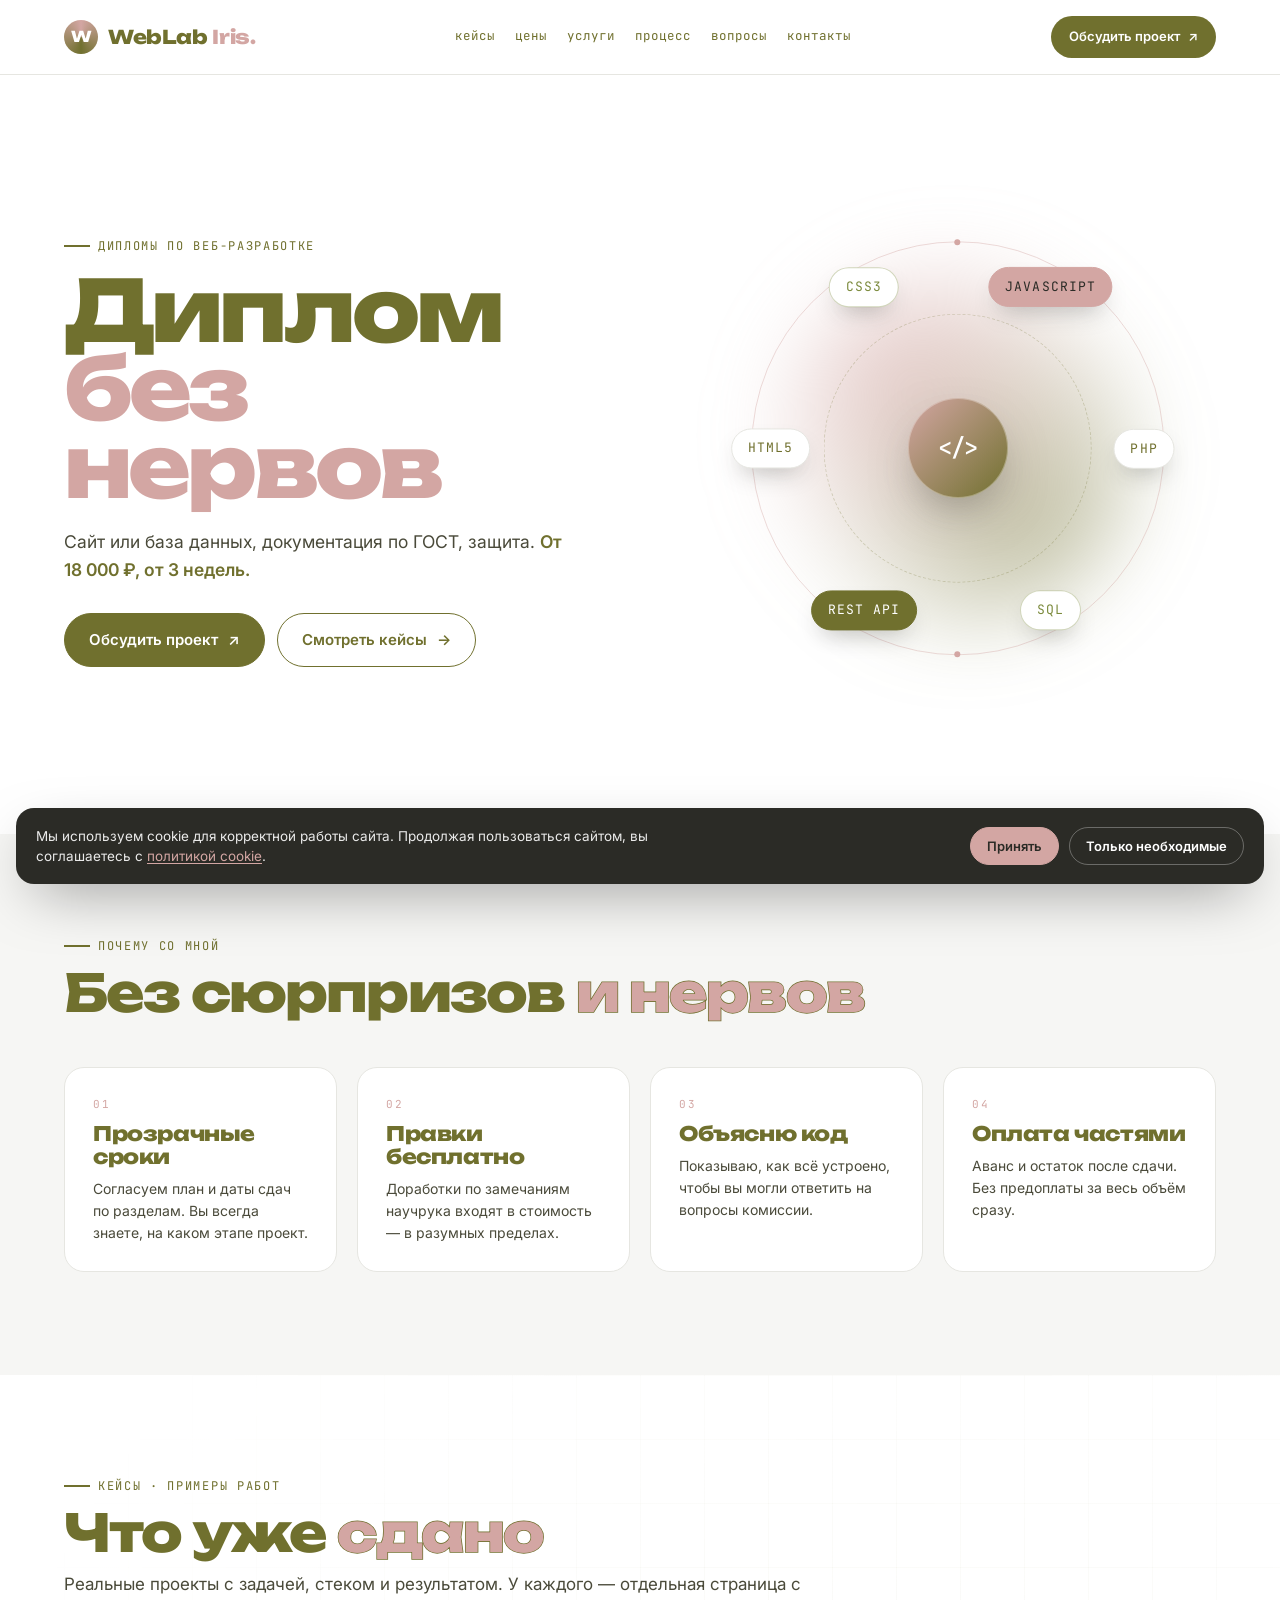
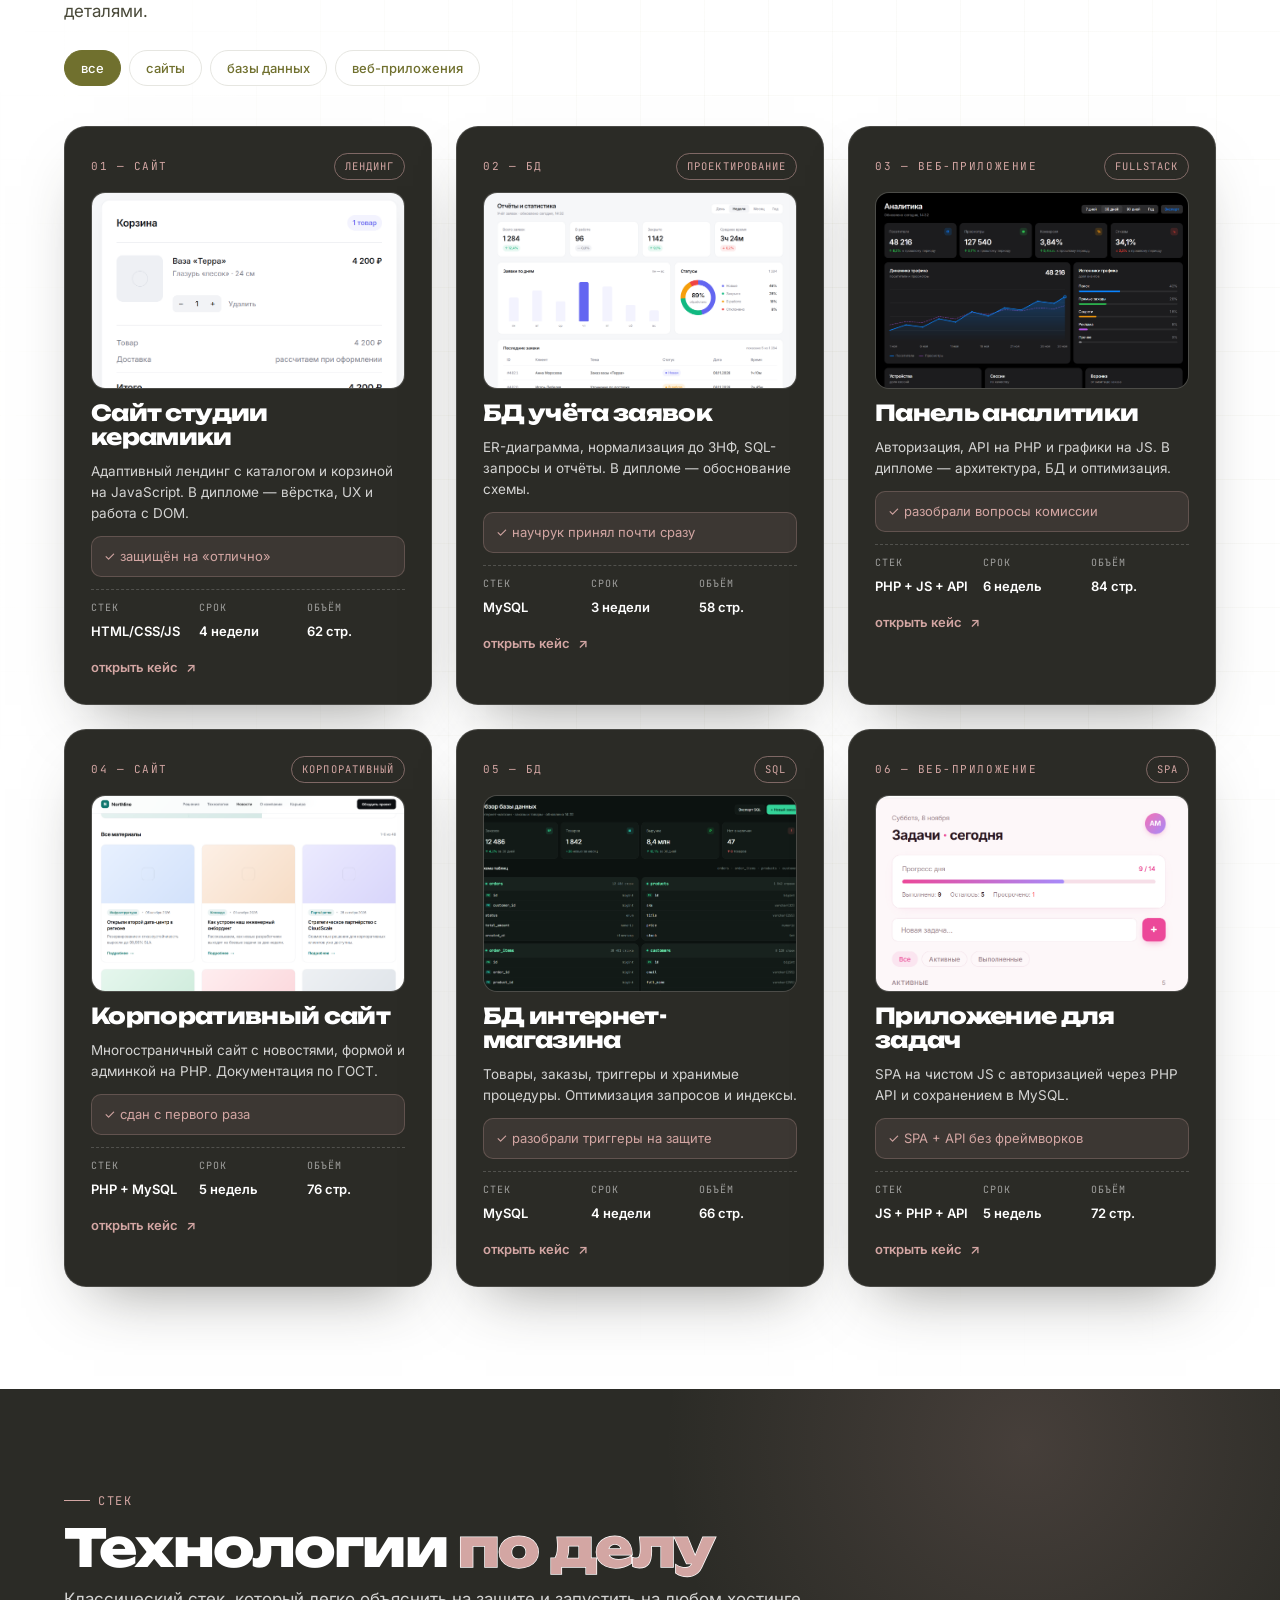
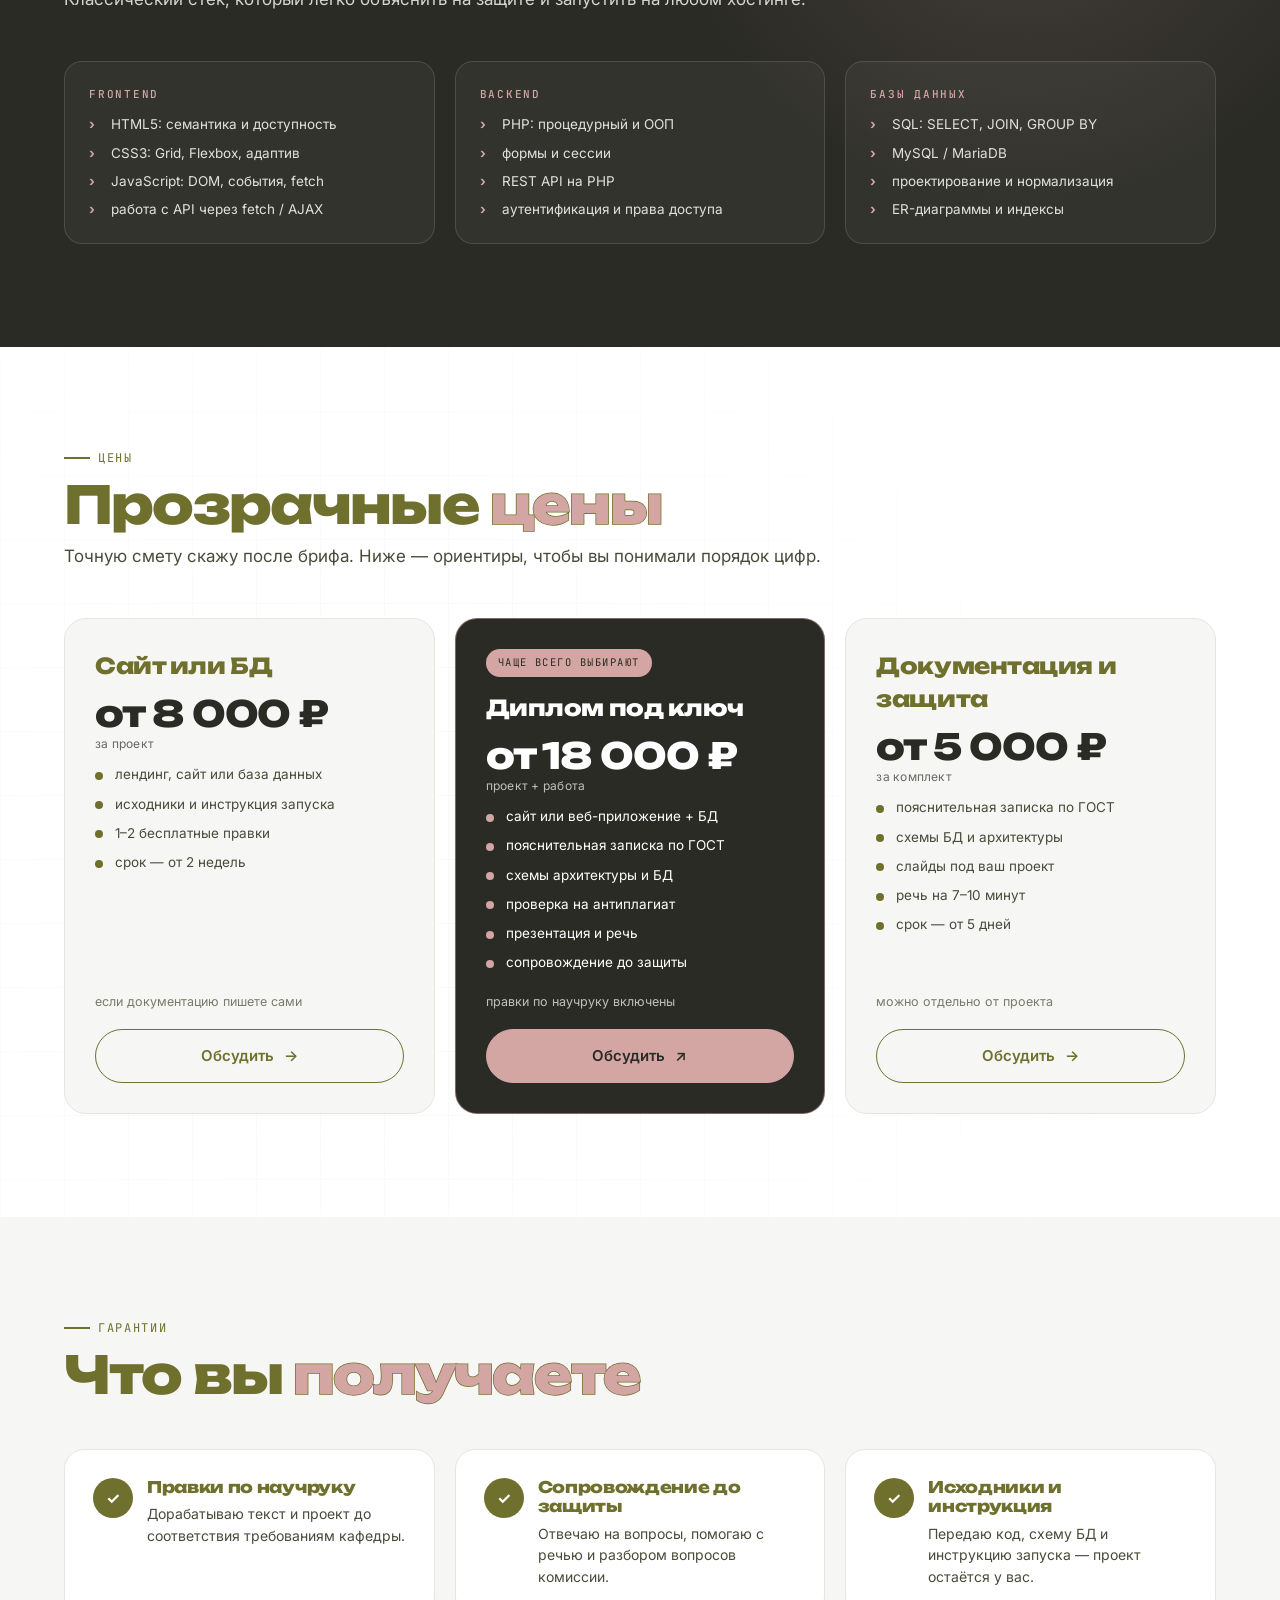
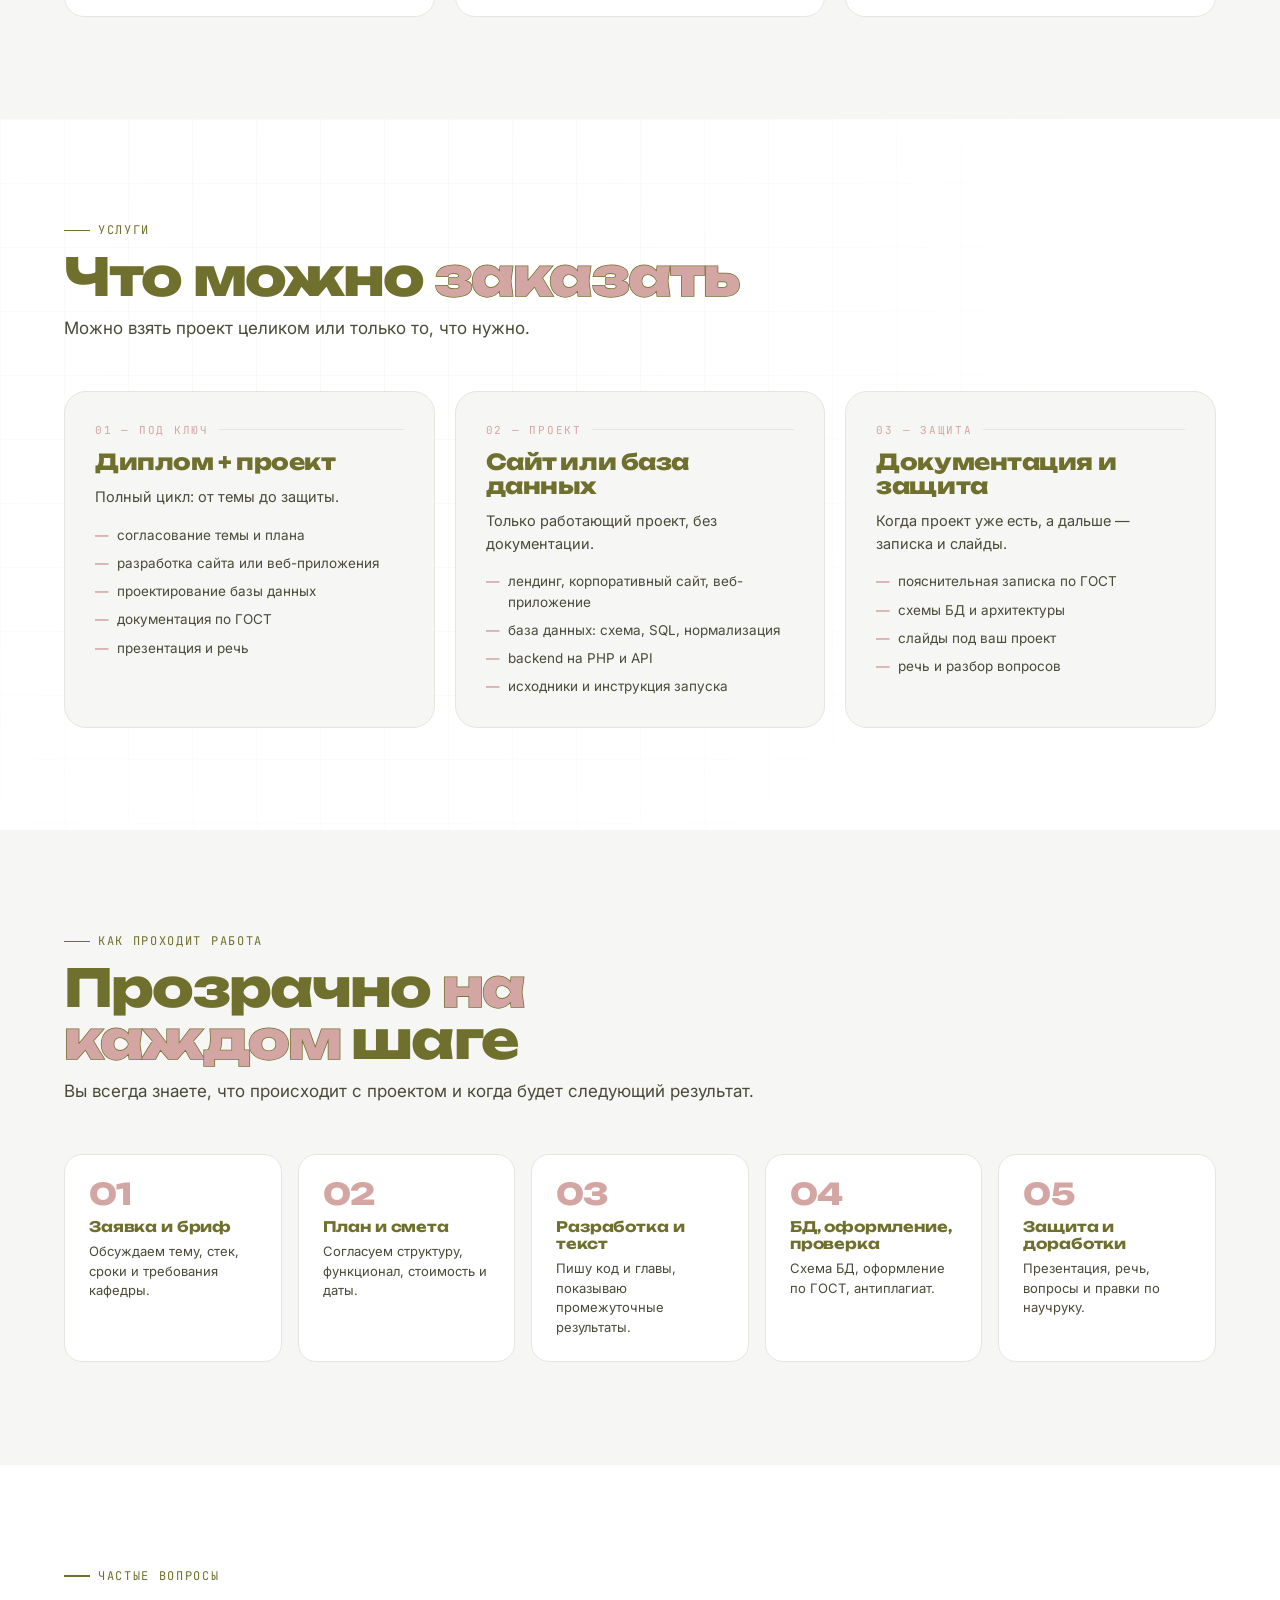
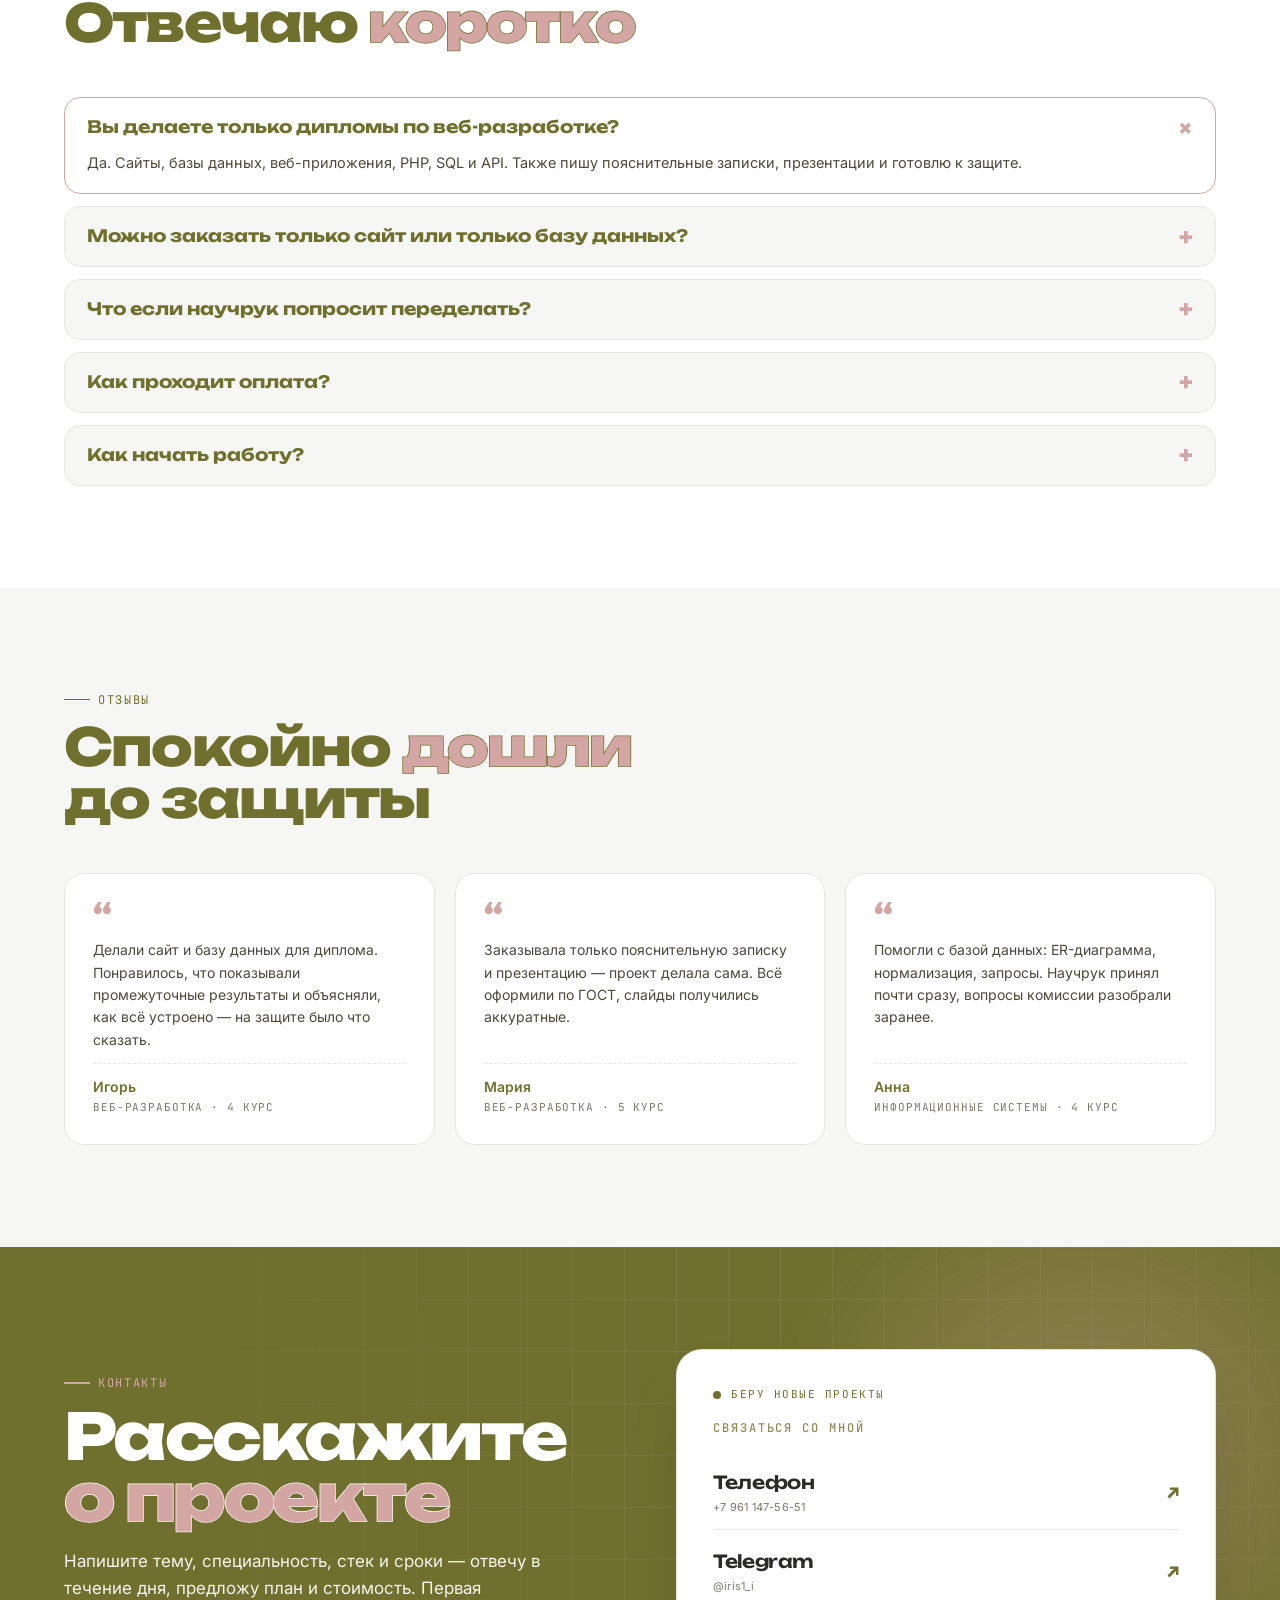
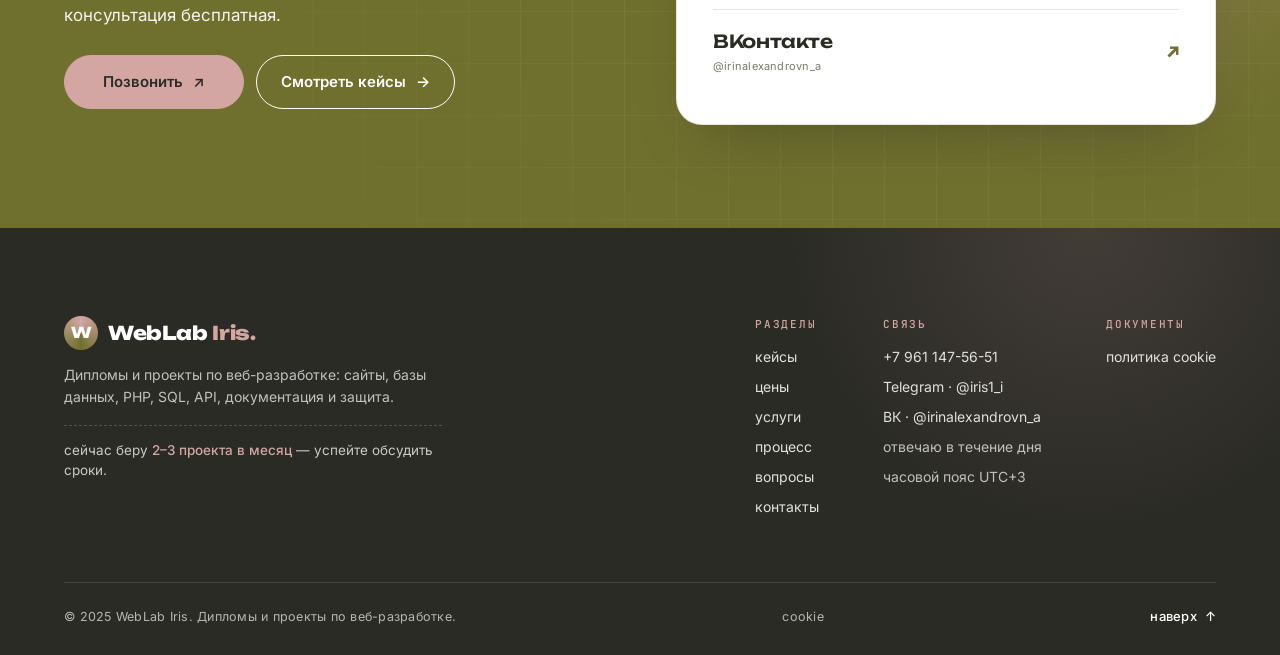
<file: index.html>
<!DOCTYPE html>
<html lang="ru">

<head>
    <meta charset="UTF-8">
    <meta name="viewport" content="width=device-width, initial-scale=1.0">
    <title>WebLab Iris — дипломы и проекты по веб-разработке под ключ</title>
    <meta name="description"
        content="Дипломы по веб-разработке под ключ: сайт или БД, документация по ГОСТ, презентация и защита. Прозрачные цены от 8 000 ₽, сроки от 2 недель. Примеры работ и отзывы.">
    <meta name="robots" content="index, follow">
    <link rel="canonical" href="https://weblab-iris.ru/">

    <link rel="preconnect" href="https://fonts.googleapis.com">
    <link rel="preconnect" href="https://fonts.gstatic.com" crossorigin>
    <link
        href="https://fonts.googleapis.com/css2?family=Unbounded:wght@400;600;800&family=Inter:wght@400;500;600;700&family=JetBrains+Mono:wght@400;500&display=swap"
        rel="stylesheet">
    <link rel="stylesheet" href="styles.css">
</head>

<body>

    <!-- COOKIE BANNER -->
    <div class="cookie-banner" id="cookieBanner" role="dialog" aria-label="Использование cookie">
        <p>Мы используем cookie для корректной работы сайта. Продолжая пользоваться сайтом, вы соглашаетесь с <a
                href="cookies.html">политикой cookie</a>.</p>
        <div class="cookie-actions">
            <button type="button" class="accept" id="cookieAccept">Принять</button>
            <button type="button" id="cookieDecline">Только необходимые</button>
        </div>
    </div>

    <header class="site-header">
        <a class="logo" href="#top">
            <span class="logo-mark" aria-hidden="true">W</span>
            <span>WebLab <span class="brand-iris">Iris</span><span style="color:var(--rose)">.</span></span>
        </a>
        <nav class="nav" aria-label="Основная навигация">
            <a href="#cases">кейсы</a>
            <a href="#pricing">цены</a>
            <a href="#services">услуги</a>
            <a href="#process">процесс</a>
            <a href="#faq">вопросы</a>
            <a href="#contact">контакты</a>
        </nav>
        <a class="header-cta" href="#contact">Обсудить проект <span aria-hidden="true">↗</span></a>

        <button class="burger" type="button" aria-label="Открыть меню" aria-expanded="false" aria-controls="mobileMenu"
            id="burger">
            <span></span><span></span><span></span>
        </button>
    </header>

    <div class="mobile-menu" id="mobileMenu" aria-hidden="true">
        <div class="mobile-panel" role="dialog" aria-modal="true" aria-label="Мобильное меню">
            <p class="m-eyebrow">навигация</p>
            <nav class="mobile-nav" aria-label="Мобильная навигация">
                <a href="#cases">кейсы</a>
                <a href="#pricing">цены</a>
                <a href="#services">услуги</a>
                <a href="#process">процесс</a>
                <a href="#faq">вопросы</a>
                <a href="#contact">контакты</a>
                <a href="cookies.html">cookie</a>
            </nav>

            <div class="mobile-contact">
                <span class="m-title">связаться</span>
                <a href="tel:+79611475651">
                    <span>+7 961 147-56-51<small>телефон</small></span>
                    <span class="arrow" aria-hidden="true">↗</span>
                </a>
                <a href="https://t.me/iris1_i" target="_blank" rel="noopener noreferrer">
                    <span>@iris1_i<small>telegram</small></span>
                    <span class="arrow" aria-hidden="true">↗</span>
                </a>
                <a href="https://vk.com/irinalexandrovn_a" target="_blank" rel="noopener noreferrer">
                    <span>@irinalexandrovn_a<small>вконтакте</small></span>
                    <span class="arrow" aria-hidden="true">↗</span>
                </a>
            </div>

            <a class="mobile-cta" href="#contact">Обсудить проект <span aria-hidden="true">↗</span></a>
        </div>
    </div>

    <main id="top">

        <!-- ================= HOME ================= -->
        <div class="page is-active" id="page-home">

            <!-- HERO -->
            <section class="hero" aria-labelledby="hero-title">
                <div class="hero-inner">
                    <div class="hero-text">
                        <p class="eyebrow reveal d1">дипломы по веб-разработке</p>
                        <h1 id="hero-title" class="reveal d2">
                            Диплом<br>
                            <em>без нервов</em>
                        </h1>
                        <p class="hero-lead reveal d3">
                            Сайт или база данных, документация по ГОСТ, защита. <strong>От 18 000 ₽, от 3
                                недель.</strong>
                        </p>
                        <div class="hero-cta reveal d4">
                            <a class="btn btn-primary" href="#contact">Обсудить проект <span class="arrow"
                                    aria-hidden="true">↗</span></a>
                            <a class="btn btn-ghost" href="#cases">Смотреть кейсы <span class="arrow"
                                    aria-hidden="true">→</span></a>
                        </div>
                    </div>

                    <div class="hero-figure reveal d3" aria-hidden="true">
                        <div class="hero-glow"></div>
                        <div class="orbit orbit-1"></div>
                        <div class="orbit orbit-2"></div>

                        <span class="hero-core">&lt;/&gt;</span>

                        <div class="chip-wrap chip-1"><span class="hero-chip">HTML5</span></div>
                        <div class="chip-wrap chip-2"><span class="hero-chip">CSS3</span></div>
                        <div class="chip-wrap chip-3"><span class="hero-chip">JavaScript</span></div>
                        <div class="chip-wrap chip-4"><span class="hero-chip">PHP</span></div>
                        <div class="chip-wrap chip-5"><span class="hero-chip">SQL</span></div>
                        <div class="chip-wrap chip-6"><span class="hero-chip">REST API</span></div>
                    </div>
                </div>
            </section>

            <!-- WHY -->
            <section class="section why" aria-labelledby="why-title">
                <div class="section-inner">
                    <div class="section-head">
                        <p class="eyebrow">почему со мной</p>
                        <h2 class="section-title" id="why-title">Без сюрпризов <em>и нервов</em></h2>
                    </div>
                    <div class="why-grid">
                        <div class="why-card">
                            <span class="why-num">01</span>
                            <h3>Прозрачные сроки</h3>
                            <p>Согласуем план и даты сдач по разделам. Вы всегда знаете, на каком этапе проект.</p>
                        </div>
                        <div class="why-card">
                            <span class="why-num">02</span>
                            <h3>Правки бесплатно</h3>
                            <p>Доработки по замечаниям научрука входят в стоимость — в разумных пределах.</p>
                        </div>
                        <div class="why-card">
                            <span class="why-num">03</span>
                            <h3>Объясню код</h3>
                            <p>Показываю, как всё устроено, чтобы вы могли ответить на вопросы комиссии.</p>
                        </div>
                        <div class="why-card">
                            <span class="why-num">04</span>
                            <h3>Оплата частями</h3>
                            <p>Аванс и остаток после сдачи. Без предоплаты за весь объём сразу.</p>
                        </div>
                    </div>
                </div>
            </section>

            <!-- CASES -->
            <section class="section cases" id="cases" aria-labelledby="cases-title">
                <div class="section-inner">
                    <div class="cases-head">
                        <div class="section-head" style="margin-bottom:0">
                            <p class="eyebrow">кейсы · примеры работ</p>
                            <h2 class="section-title" id="cases-title">Что уже <em>сдано</em></h2>
                            <p class="section-sub">Реальные проекты с задачей, стеком и результатом. У каждого —
                                отдельная страница с деталями.</p>
                        </div>
                        <div class="case-filters" role="tablist" aria-label="Фильтр кейсов">
                            <button type="button" class="is-active" data-filter="all" role="tab"
                                aria-selected="true">все</button>
                            <button type="button" data-filter="site" role="tab" aria-selected="false">сайты</button>
                            <button type="button" data-filter="db" role="tab" aria-selected="false">базы данных</button>
                            <button type="button" data-filter="app" role="tab"
                                aria-selected="false">веб-приложения</button>
                        </div>
                    </div>

                    <div class="cases-grid" id="casesGrid">
                        <a class="case-card" href="#case-ceramics" data-cat="site">
                            <div class="case-top"><span class="case-num">01 — сайт</span><span
                                    class="case-badge">лендинг</span></div>
                            <div class="case-preview">
                                <img class="case-preview__img" src="images/case-ceramics.png"
                                    alt="Превью кейса: сайт студии керамики" loading="lazy" width="800" height="500">
                            </div>
                            <h3>Сайт студии керамики</h3>
                            <p class="case-desc">Адаптивный лендинг с каталогом и корзиной на JavaScript. В дипломе —
                                вёрстка, UX и работа с DOM.</p>
                            <div class="case-result">✓ защищён на «отлично»</div>
                            <div class="case-meta">
                                <div><span>стек</span><b>HTML/CSS/JS</b></div>
                                <div><span>срок</span><b>4 недели</b></div>
                                <div><span>объём</span><b>62 стр.</b></div>
                            </div>
                            <span class="case-more">открыть кейс <span class="arrow" aria-hidden="true">↗</span></span>
                        </a>

                        <a class="case-card" href="#case-requests-db" data-cat="db">
                            <div class="case-top"><span class="case-num">02 — БД</span><span
                                    class="case-badge">проектирование</span></div>
                            <div class="case-preview">
                                <img class="case-preview__img" src="images/case-requests-db.png"
                                    alt="Превью кейса: БД учёта заявок" loading="lazy" width="800" height="500">
                            </div>
                            <h3>БД учёта заявок</h3>
                            <p class="case-desc">ER-диаграмма, нормализация до 3НФ, SQL-запросы и отчёты. В дипломе —
                                обоснование схемы.</p>
                            <div class="case-result">✓ научрук принял почти сразу</div>
                            <div class="case-meta">
                                <div><span>стек</span><b>MySQL</b></div>
                                <div><span>срок</span><b>3 недели</b></div>
                                <div><span>объём</span><b>58 стр.</b></div>
                            </div>
                            <span class="case-more">открыть кейс <span class="arrow" aria-hidden="true">↗</span></span>
                        </a>

                        <a class="case-card" href="#case-analytics" data-cat="app">
                            <div class="case-top"><span class="case-num">03 — веб-приложение</span><span
                                    class="case-badge">fullstack</span></div>
                            <div class="case-preview">
                                <img class="case-preview__img" src="images/case-analytics.png"
                                    alt="Превью кейса: панель аналитики" loading="lazy" width="800" height="500">
                            </div>
                            <h3>Панель аналитики</h3>
                            <p class="case-desc">Авторизация, API на PHP и графики на JS. В дипломе — архитектура, БД и
                                оптимизация.</p>
                            <div class="case-result">✓ разобрали вопросы комиссии</div>
                            <div class="case-meta">
                                <div><span>стек</span><b>PHP + JS + API</b></div>
                                <div><span>срок</span><b>6 недель</b></div>
                                <div><span>объём</span><b>84 стр.</b></div>
                            </div>
                            <span class="case-more">открыть кейс <span class="arrow" aria-hidden="true">↗</span></span>
                        </a>

                        <a class="case-card" href="#case-corporate" data-cat="site">
                            <div class="case-top"><span class="case-num">04 — сайт</span><span
                                    class="case-badge">корпоративный</span></div>
                            <div class="case-preview">
                                <img class="case-preview__img" src="images/case-corporate.png"
                                    alt="Превью кейса: корпоративный сайт" loading="lazy" width="800" height="500">
                            </div>
                            <h3>Корпоративный сайт</h3>
                            <p class="case-desc">Многостраничный сайт с новостями, формой и админкой на PHP.
                                Документация по ГОСТ.</p>
                            <div class="case-result">✓ сдан с первого раза</div>
                            <div class="case-meta">
                                <div><span>стек</span><b>PHP + MySQL</b></div>
                                <div><span>срок</span><b>5 недель</b></div>
                                <div><span>объём</span><b>76 стр.</b></div>
                            </div>
                            <span class="case-more">открыть кейс <span class="arrow" aria-hidden="true">↗</span></span>
                        </a>

                        <a class="case-card" href="#case-shop-db" data-cat="db">
                            <div class="case-top"><span class="case-num">05 — БД</span><span
                                    class="case-badge">SQL</span></div>
                            <div class="case-preview">
                                <img class="case-preview__img" src="images/case-shop-db.png"
                                    alt="Превью кейса: БД интернет-магазина" loading="lazy" width="800" height="500">
                            </div>
                            <h3>БД интернет-магазина</h3>
                            <p class="case-desc">Товары, заказы, триггеры и хранимые процедуры. Оптимизация запросов и
                                индексы.</p>
                            <div class="case-result">✓ разобрали триггеры на защите</div>
                            <div class="case-meta">
                                <div><span>стек</span><b>MySQL</b></div>
                                <div><span>срок</span><b>4 недели</b></div>
                                <div><span>объём</span><b>66 стр.</b></div>
                            </div>
                            <span class="case-more">открыть кейс <span class="arrow" aria-hidden="true">↗</span></span>
                        </a>

                        <a class="case-card" href="#case-tasks" data-cat="app">
                            <div class="case-top"><span class="case-num">06 — веб-приложение</span><span
                                    class="case-badge">SPA</span></div>
                            <div class="case-preview">
                                <img class="case-preview__img" src="images/case-tasks.png"
                                    alt="Превью кейса: приложение для задач" loading="lazy" width="800" height="500">
                            </div>
                            <h3>Приложение для задач</h3>
                            <p class="case-desc">SPA на чистом JS с авторизацией через PHP API и сохранением в MySQL.
                            </p>
                            <div class="case-result">✓ SPA + API без фреймворков</div>
                            <div class="case-meta">
                                <div><span>стек</span><b>JS + PHP + API</b></div>
                                <div><span>срок</span><b>5 недель</b></div>
                                <div><span>объём</span><b>72 стр.</b></div>
                            </div>
                            <span class="case-more">открыть кейс <span class="arrow" aria-hidden="true">↗</span></span>
                        </a>
                    </div>
                </div>
            </section>

            <!-- STACK -->
            <section class="section stack" id="stack" aria-labelledby="stack-title">
                <div class="section-inner">
                    <div class="section-head">
                        <p class="eyebrow">стек</p>
                        <h2 class="section-title" id="stack-title">Технологии <em>по делу</em></h2>
                        <p class="section-sub">Классический стек, который легко объяснить на защите и запустить на любом
                            хостинге.</p>
                    </div>
                    <div class="stack-groups">
                        <div class="stack-group">
                            <h3>frontend</h3>
                            <ul>
                                <li>HTML5: семантика и доступность</li>
                                <li>CSS3: Grid, Flexbox, адаптив</li>
                                <li>JavaScript: DOM, события, fetch</li>
                                <li>работа с API через fetch / AJAX</li>
                            </ul>
                        </div>
                        <div class="stack-group">
                            <h3>backend</h3>
                            <ul>
                                <li>PHP: процедурный и ООП</li>
                                <li>формы и сессии</li>
                                <li>REST API на PHP</li>
                                <li>аутентификация и права доступа</li>
                            </ul>
                        </div>
                        <div class="stack-group">
                            <h3>базы данных</h3>
                            <ul>
                                <li>SQL: SELECT, JOIN, GROUP BY</li>
                                <li>MySQL / MariaDB</li>
                                <li>проектирование и нормализация</li>
                                <li>ER-диаграммы и индексы</li>
                            </ul>
                        </div>
                    </div>
                </div>
            </section>

            <!-- PRICING -->
            <section class="section pricing" id="pricing" aria-labelledby="pricing-title">
                <div class="section-inner">
                    <div class="section-head">
                        <p class="eyebrow">цены</p>
                        <h2 class="section-title" id="pricing-title">Прозрачные <em>цены</em></h2>
                        <p class="section-sub">Точную смету скажу после брифа. Ниже — ориентиры, чтобы вы понимали
                            порядок цифр.</p>
                    </div>

                    <div class="pricing-grid">
                        <article class="price-card">
                            <span class="price-name">Сайт или БД</span>
                            <div class="price-value">от 8 000 ₽<small>за проект</small></div>
                            <ul class="price-list">
                                <li>лендинг, сайт или база данных</li>
                                <li>исходники и инструкция запуска</li>
                                <li>1–2 бесплатные правки</li>
                                <li>срок — от 2 недель</li>
                            </ul>
                            <p class="price-note">если документацию пишете сами</p>
                            <a class="btn btn-ghost" href="#contact">Обсудить <span class="arrow"
                                    aria-hidden="true">→</span></a>
                        </article>

                        <article class="price-card is-featured">
                            <span class="price-badge">чаще всего выбирают</span>
                            <span class="price-name">Диплом под ключ</span>
                            <div class="price-value">от 18 000 ₽<small>проект + работа</small></div>
                            <ul class="price-list">
                                <li>сайт или веб-приложение + БД</li>
                                <li>пояснительная записка по ГОСТ</li>
                                <li>схемы архитектуры и БД</li>
                                <li>проверка на антиплагиат</li>
                                <li>презентация и речь</li>
                                <li>сопровождение до защиты</li>
                            </ul>
                            <p class="price-note">правки по научруку включены</p>
                            <a class="btn btn-primary" href="#contact">Обсудить <span class="arrow"
                                    aria-hidden="true">↗</span></a>
                        </article>

                        <article class="price-card">
                            <span class="price-name">Документация и защита</span>
                            <div class="price-value">от 5 000 ₽<small>за комплект</small></div>
                            <ul class="price-list">
                                <li>пояснительная записка по ГОСТ</li>
                                <li>схемы БД и архитектуры</li>
                                <li>слайды под ваш проект</li>
                                <li>речь на 7–10 минут</li>
                                <li>срок — от 5 дней</li>
                            </ul>
                            <p class="price-note">можно отдельно от проекта</p>
                            <a class="btn btn-ghost" href="#contact">Обсудить <span class="arrow"
                                    aria-hidden="true">→</span></a>
                        </article>
                    </div>
                </div>
            </section>

            <!-- GUARANTEES -->
            <section class="section guarantees" aria-labelledby="guarantees-title">
                <div class="section-inner">
                    <div class="section-head">
                        <p class="eyebrow">гарантии</p>
                        <h2 class="section-title" id="guarantees-title">Что вы <em>получаете</em></h2>
                    </div>
                    <div class="guarantees-grid">
                        <div class="guarantee">
                            <div class="g-icon">✓</div>
                            <div>
                                <h3>Правки по научруку</h3>
                                <p>Дорабатываю текст и проект до соответствия требованиям кафедры.</p>
                            </div>
                        </div>
                        <div class="guarantee">
                            <div class="g-icon">✓</div>
                            <div>
                                <h3>Сопровождение до защиты</h3>
                                <p>Отвечаю на вопросы, помогаю с речью и разбором вопросов комиссии.</p>
                            </div>
                        </div>
                        <div class="guarantee">
                            <div class="g-icon">✓</div>
                            <div>
                                <h3>Исходники и инструкция</h3>
                                <p>Передаю код, схему БД и инструкцию запуска — проект остаётся у вас.</p>
                            </div>
                        </div>
                    </div>
                </div>
            </section>

            <!-- SERVICES -->
            <section class="section services" id="services" aria-labelledby="services-title">
                <div class="section-inner">
                    <div class="section-head">
                        <p class="eyebrow">услуги</p>
                        <h2 class="section-title" id="services-title">Что можно <em>заказать</em></h2>
                        <p class="section-sub">Можно взять проект целиком или только то, что нужно.</p>
                    </div>
                    <div class="services-grid">
                        <article class="service-card">
                            <div class="num">01 — под ключ</div>
                            <h3>Диплом + проект</h3>
                            <p>Полный цикл: от темы до защиты.</p>
                            <ul>
                                <li>согласование темы и плана</li>
                                <li>разработка сайта или веб-приложения</li>
                                <li>проектирование базы данных</li>
                                <li>документация по ГОСТ</li>
                                <li>презентация и речь</li>
                            </ul>
                        </article>
                        <article class="service-card">
                            <div class="num">02 — проект</div>
                            <h3>Сайт или база данных</h3>
                            <p>Только работающий проект, без документации.</p>
                            <ul>
                                <li>лендинг, корпоративный сайт, веб-приложение</li>
                                <li>база данных: схема, SQL, нормализация</li>
                                <li>backend на PHP и API</li>
                                <li>исходники и инструкция запуска</li>
                            </ul>
                        </article>
                        <article class="service-card">
                            <div class="num">03 — защита</div>
                            <h3>Документация и защита</h3>
                            <p>Когда проект уже есть, а дальше — записка и слайды.</p>
                            <ul>
                                <li>пояснительная записка по ГОСТ</li>
                                <li>схемы БД и архитектуры</li>
                                <li>слайды под ваш проект</li>
                                <li>речь и разбор вопросов</li>
                            </ul>
                        </article>
                    </div>
                </div>
            </section>

            <!-- PROCESS -->
            <section class="section process" id="process" aria-labelledby="process-title">
                <div class="section-inner">
                    <div class="section-head">
                        <p class="eyebrow">как проходит работа</p>
                        <h2 class="section-title" id="process-title">Прозрачно <em>на каждом</em> шаге</h2>
                        <p class="section-sub">Вы всегда знаете, что происходит с проектом и когда будет следующий
                            результат.</p>
                    </div>
                    <div class="process-steps">
                        <div class="step">
                            <h4>Заявка и бриф</h4>
                            <p>Обсуждаем тему, стек, сроки и требования кафедры.</p>
                        </div>
                        <div class="step">
                            <h4>План и смета</h4>
                            <p>Согласуем структуру, функционал, стоимость и даты.</p>
                        </div>
                        <div class="step">
                            <h4>Разработка и текст</h4>
                            <p>Пишу код и главы, показываю промежуточные результаты.</p>
                        </div>
                        <div class="step">
                            <h4>БД, оформление, проверка</h4>
                            <p>Схема БД, оформление по ГОСТ, антиплагиат.</p>
                        </div>
                        <div class="step">
                            <h4>Защита и доработки</h4>
                            <p>Презентация, речь, вопросы и правки по научруку.</p>
                        </div>
                    </div>
                </div>
            </section>

            <!-- FAQ -->
            <section class="section faq" id="faq" aria-labelledby="faq-title">
                <div class="section-inner">
                    <div class="section-head">
                        <p class="eyebrow">частые вопросы</p>
                        <h2 class="section-title" id="faq-title">Отвечаю <em>коротко</em></h2>
                    </div>
                    <div class="faq-list">
                        <details class="faq-item" open>
                            <summary>Вы делаете только дипломы по веб-разработке?</summary>
                            <p>Да. Сайты, базы данных, веб-приложения, PHP, SQL и API. Также пишу пояснительные записки,
                                презентации и готовлю к защите.</p>
                        </details>
                        <details class="faq-item">
                            <summary>Можно заказать только сайт или только базу данных?</summary>
                            <p>Да. Проект отдельно от документации: сделаю сайт или БД, передам исходники и инструкцию
                                запуска. Документацию можно заказать позже.</p>
                        </details>
                        <details class="faq-item">
                            <summary>Что если научрук попросит переделать?</summary>
                            <p>Правки по замечаниям научрука входят в работу. Дорабатываю текст и проект до соответствия
                                требованиям — в разумных пределах и по согласованным срокам.</p>
                        </details>
                        <details class="faq-item">
                            <summary>Как проходит оплата?</summary>
                            <p>Аванс перед началом работы и остаток после сдачи. Без предоплаты за весь объём сразу.
                                Точные условия обсуждаем на брифе.</p>
                        </details>
                        <details class="faq-item">
                            <summary>Как начать работу?</summary>
                            <p>Напишите тему, специальность, стек (если есть пожелания), сроки и требования кафедры. Я
                                задам уточняющие вопросы, предложу план и стоимость. Первая консультация бесплатная.</p>
                        </details>
                    </div>
                </div>
            </section>

            <!-- REVIEWS -->
            <section class="section reviews" aria-labelledby="reviews-title">
                <div class="section-inner">
                    <div class="section-head">
                        <p class="eyebrow">отзывы</p>
                        <h2 class="section-title" id="reviews-title">Спокойно <em>дошли</em> до защиты</h2>
                    </div>
                    <div class="reviews-grid">
                        <article class="review">
                            <div class="quote" aria-hidden="true">“</div>
                            <p>Делали сайт и базу данных для диплома. Понравилось, что показывали промежуточные
                                результаты и объясняли, как всё устроено — на защите было что сказать.</p>
                            <div class="author"><b>Игорь</b><span>веб-разработка · 4 курс</span></div>
                        </article>
                        <article class="review">
                            <div class="quote" aria-hidden="true">“</div>
                            <p>Заказывала только пояснительную записку и презентацию — проект делала сама. Всё оформили
                                по ГОСТ, слайды получились аккуратные.</p>
                            <div class="author"><b>Мария</b><span>веб-разработка · 5 курс</span></div>
                        </article>
                        <article class="review">
                            <div class="quote" aria-hidden="true">“</div>
                            <p>Помогли с базой данных: ER-диаграмма, нормализация, запросы. Научрук принял почти сразу,
                                вопросы комиссии разобрали заранее.</p>
                            <div class="author"><b>Анна</b><span>информационные системы · 4 курс</span></div>
                        </article>
                    </div>
                </div>
            </section>

            <!-- CONTACT -->
            <section class="section contact" id="contact" aria-labelledby="contact-title">
                <div class="section-inner contact-inner">
                    <div class="contact-text">
                        <p class="eyebrow">контакты</p>
                        <h2 id="contact-title">Расскажите<br><em>о проекте</em></h2>
                        <p class="contact-lead">Напишите тему, специальность, стек и сроки — отвечу в течение дня,
                            предложу план и стоимость. Первая консультация бесплатная.</p>
                        <div class="contact-actions">
                            <a class="btn btn-primary" href="tel:+79611475651">Позвонить <span class="arrow"
                                    aria-hidden="true">↗</span></a>
                            <a class="btn btn-ghost" href="#cases">Смотреть кейсы <span class="arrow"
                                    aria-hidden="true">→</span></a>
                        </div>
                    </div>
                    <div class="contact-card">
                        <div class="contact-status"><span class="status-dot" aria-hidden="true"></span>беру новые
                            проекты</div>
                        <h3>связаться со мной</h3>
                        <a class="contact-link" href="tel:+79611475651"><span>Телефон<small>+7 961
                                    147-56-51</small></span><span class="arrow" aria-hidden="true">↗</span></a>
                        <a class="contact-link" href="https://t.me/iris1_i" target="_blank"
                            rel="noopener noreferrer"><span>Telegram<small>@iris1_i</small></span><span class="arrow"
                                aria-hidden="true">↗</span></a>
                        <a class="contact-link" href="https://vk.com/irinalexandrovn_a" target="_blank"
                            rel="noopener noreferrer"><span>ВКонтакте<small>@irinalexandrovn_a</small></span><span
                                class="arrow" aria-hidden="true">↗</span></a>
                    </div>
                </div>
            </section>

        </div><!-- /page-home -->

        <!-- CASE PAGES -->
        <div class="page" id="page-case-ceramics">
            <section class="case-page">
                <div class="case-page-inner">
                    <a class="back-link" href="#cases"><span class="arrow" aria-hidden="true">←</span> ко всем
                        кейсам</a>
                    <div class="case-hero">
                        <div class="case-hero-text">
                            <p class="eyebrow">кейс 01 · сайт</p>
                            <h1>Сайт студии <em>керамики</em></h1>
                            <p class="lead">Адаптивный лендинг для студии керамики: каталог, корзина на чистом
                                JavaScript, анимация и форма заказа. В дипломе — <strong>вёрстка, UX и взаимодействие с
                                    DOM</strong>.</p>
                            <div class="case-badges">
                                <span>HTML5</span><span>CSS3</span><span>JavaScript</span><span>адаптив</span><span>лендинг</span>
                            </div>
                        </div>
                        <div class="case-visual">
                            <div class="visual-bar"><i></i><i></i><i></i><span
                                    class="url">weblab-iris.ru/ceramics</span></div>
                            <div class="visual-inner">
                                <img class="visual-inner__img" src="images/case-ceramics.png"
                                    alt="Скриншот сайта студии керамики" loading="lazy" width="1200" height="750">
                            </div>
                            <div class="visual-caption">скриншот · каталог и корзина</div>
                        </div>
                    </div>
                    <div class="case-facts">
                        <div class="case-fact"><span>стек</span><b>HTML / CSS / JS</b></div>
                        <div class="case-fact"><span>срок</span><b>4 недели</b></div>
                        <div class="case-fact"><span>объём</span><b>62 стр.</b></div>
                        <div class="case-fact"><span>оценка</span><b>отлично</b></div>
                    </div>
                    <div class="case-blocks">
                        <div class="case-block">
                            <h2>Задача</h2>
                            <p>Сделать промо-сайт студии с каталогом и возможностью собрать заказ без перезагрузки. Сайт
                                должен хорошо выглядеть на телефоне и быть понятным для скринридеров.</p>
                            <ul>
                                <li><b>Каталог</b> с карточками, ценой и фильтром.</li>
                                <li><b>Корзина</b> на JavaScript: добавление, удаление, подсчёт суммы.</li>
                                <li><b>Адаптивная сетка</b> от 320px.</li>
                                <li><b>Доступность</b>: семантика, alt, фокус, aria.</li>
                            </ul>
                        </div>
                        <div class="case-block">
                            <h2>Что сделано</h2>
                            <ul>
                                <li><b>Вёрстка</b>: семантика, CSS Grid для каталога, Flexbox для карточек.</li>
                                <li><b>Анимации</b>: плавное увеличение превью при hover.</li>
                                <li><b>JavaScript</b>: рендер каталога, корзина в localStorage, подсчёт итогов.</li>
                                <li><b>Форма заказа</b>: валидация на клиенте, сообщение об успехе.</li>
                            </ul>
                        </div>
                        <div class="case-block">
                            <h2>Ключевой фрагмент кода <em>(корзина)</em></h2>
                            <div class="code-block">
                                <div class="code-head"><i></i><i></i><i></i><span>script.js</span><b>JavaScript</b>
                                </div>
                                <pre><span class="kw">const</span> cart = [];
<span class="kw">const</span> cartEl = document.querySelector(<span class="str">'#cart-list'</span>);
<span class="kw">const</span> totalEl = document.querySelector(<span class="str">'#cart-total'</span>);

<span class="kw">function</span> addToCart(product) {
  cart.push(product);
  renderCart();
}

<span class="kw">function</span> renderCart() {
  cartEl.innerHTML = cart.map(item =&gt;
    <span class="str">`&lt;li&gt;${item.title} — ${item.price} ₽&lt;/li&gt;`</span>
  ).join(<span class="str">''</span>);

  <span class="kw">const</span> total = cart.reduce((sum, item) =&gt; sum + item.price, 0);
  totalEl.textContent = total + <span class="str">' ₽'</span>;
  localStorage.setItem(<span class="str">'cart'</span>, JSON.stringify(cart));
}</pre>
                            </div>
                            <p>В дипломе этот фрагмент разобран в главе о взаимодействии с DOM и хранении состояния на
                                клиенте.</p>
                        </div>
                        <div class="case-block">
                            <h2>Результат</h2>
                            <p>Сайт собран без фреймворков, быстро загружается и полностью адаптивен. В записке описаны
                                <strong>структура проекта, вёрстка, работа корзины и проверка доступности</strong>. На
                                защите разбирали DOM, localStorage и CSS Grid.
                            </p>
                        </div>
                    </div>
                    <div class="case-cta">
                        <p>Нужен похожий проект? <b>Обсудим задачу и сроки.</b></p>
                        <div class="cta-actions">
                            <a class="btn btn-primary" href="#contact">Обсудить проект <span class="arrow"
                                    aria-hidden="true">↗</span></a>
                            <a class="btn btn-ghost" href="#case-requests-db">Следующий кейс <span class="arrow"
                                    aria-hidden="true">→</span></a>
                        </div>
                    </div>
                </div>
            </section>
        </div>

        <div class="page" id="page-case-requests-db">
            <section class="case-page">
                <div class="case-page-inner">
                    <a class="back-link" href="#cases"><span class="arrow" aria-hidden="true">←</span> ко всем
                        кейсам</a>
                    <div class="case-hero">
                        <div class="case-hero-text">
                            <p class="eyebrow">кейс 02 · база данных</p>
                            <h1>БД для учёта <em>заявок</em></h1>
                            <p class="lead">Проектирование базы данных для отдела заявок. В дипломе —
                                <strong>ER-диаграмма, нормализация до 3НФ, SQL-запросы, представления и отчёты</strong>.
                            </p>
                            <div class="case-badges">
                                <span>SQL</span><span>MySQL</span><span>ER-диаграмма</span><span>3НФ</span><span>отчёты</span>
                            </div>
                        </div>
                        <div class="case-visual">
                            <div class="visual-bar"><i></i><i></i><i></i><span
                                    class="url">weblab-iris.ru/requests-db</span></div>
                            <div class="visual-inner">
                                <img class="visual-inner__img" src="images/case-requests-db.png"
                                    alt="Скриншот отчётов и статистики БД учёта заявок" loading="lazy" width="1200"
                                    height="750">
                            </div>
                            <div class="visual-caption">скриншот · отчёты и статистика</div>
                        </div>
                    </div>
                    <div class="case-facts">
                        <div class="case-fact"><span>стек</span><b>MySQL · SQL</b></div>
                        <div class="case-fact"><span>срок</span><b>3 недели</b></div>
                        <div class="case-fact"><span>объём</span><b>58 стр.</b></div>
                        <div class="case-fact"><span>оценка</span><b>отлично</b></div>
                    </div>
                    <div class="case-blocks">
                        <div class="case-block">
                            <h2>Задача</h2>
                            <p>Спроектировать базу данных: клиенты, сотрудники, заявки, статусы и история. Нужны отчёты
                                по количеству и срокам обработки.</p>
                            <ul>
                                <li><b>Сущности</b>: клиенты, сотрудники, заявки, статусы, комментарии.</li>
                                <li><b>Нормализация</b> до третьей нормальной формы.</li>
                                <li><b>Отчёты</b>: заявки по статусам, среднее время, нагрузка на сотрудников.</li>
                            </ul>
                        </div>
                        <div class="case-block">
                            <h2>Структура БД</h2>
                            <ul>
                                <li><b>clients</b> — id, name, email, phone.</li>
                                <li><b>employees</b> — id, name, role.</li>
                                <li><b>requests</b> — id, client_id, employee_id, status_id, created_at, closed_at.</li>
                                <li><b>statuses</b> — id, title.</li>
                                <li><b>comments</b> — id, request_id, author_id, text, created_at.</li>
                            </ul>
                        </div>
                        <div class="case-block">
                            <h2>Ключевой SQL-запрос <em>(отчёт по статусам)</em></h2>
                            <div class="code-block">
                                <div class="code-head"><i></i><i></i><i></i><span>report.sql</span><b>SQL</b></div>
                                <pre><span class="kw">SELECT</span>
  s.title <span class="kw">AS</span> status,
  <span class="kw">COUNT</span>(r.id) <span class="kw">AS</span> total,
  <span class="kw">ROUND</span>(<span class="kw">AVG</span>(<span class="kw">TIMESTAMPDIFF</span>(<span class="kw">DAY</span>, r.created_at, r.closed_at)), 1) <span class="kw">AS</span> avg_days
<span class="kw">FROM</span> requests r
<span class="kw">JOIN</span> statuses s <span class="kw">ON</span> s.id = r.status_id
<span class="kw">GROUP BY</span> s.title
<span class="kw">ORDER BY</span> total <span class="kw">DESC</span>;</pre>
                            </div>
                            <p>В дипломе разобраны <strong>группировка, агрегатные функции и JOIN</strong>.</p>
                        </div>
                        <div class="case-block">
                            <h2>Результат</h2>
                            <p>Схема нормализована, построены ER-диаграмма и отчёты. В записке — <strong>обоснование
                                    сущностей, связи, индексы и примеры запросов</strong>. На защите разбирали
                                нормализацию и оптимизацию.</p>
                        </div>
                    </div>
                    <div class="case-cta">
                        <p>Нужна база данных? <b>Обсудим тему и схему.</b></p>
                        <div class="cta-actions">
                            <a class="btn btn-primary" href="#contact">Обсудить проект <span class="arrow"
                                    aria-hidden="true">↗</span></a>
                            <a class="btn btn-ghost" href="#case-analytics">Следующий кейс <span class="arrow"
                                    aria-hidden="true">→</span></a>
                        </div>
                    </div>
                </div>
            </section>
        </div>

        <div class="page" id="page-case-analytics">
            <section class="case-page">
                <div class="case-page-inner">
                    <a class="back-link" href="#cases"><span class="arrow" aria-hidden="true">←</span> ко всем
                        кейсам</a>
                    <div class="case-hero">
                        <div class="case-hero-text">
                            <p class="eyebrow">кейс 03 · веб-приложение</p>
                            <h1>Панель <em>аналитики</em></h1>
                            <p class="lead">Веб-приложение с авторизацией, API на PHP и графиками на JS. В дипломе —
                                <strong>архитектура, база данных, REST API и оптимизация запросов</strong>.
                            </p>
                            <div class="case-badges">
                                <span>PHP</span><span>JavaScript</span><span>API</span><span>MySQL</span><span>авторизация</span>
                            </div>
                        </div>
                        <div class="case-visual">
                            <div class="visual-bar"><i></i><i></i><i></i><span
                                    class="url">weblab-iris.ru/analytics</span></div>
                            <div class="visual-inner">
                                <img class="visual-inner__img" src="images/case-analytics.png"
                                    alt="Скриншот панели аналитики с графиками" loading="lazy" width="1200"
                                    height="750">
                            </div>
                            <div class="visual-caption">скриншот · графики и метрики</div>
                        </div>
                    </div>
                    <div class="case-facts">
                        <div class="case-fact"><span>стек</span><b>PHP + JS + API</b></div>
                        <div class="case-fact"><span>срок</span><b>6 недель</b></div>
                        <div class="case-fact"><span>объём</span><b>84 стр.</b></div>
                        <div class="case-fact"><span>оценка</span><b>отлично</b></div>
                    </div>
                    <div class="case-blocks">
                        <div class="case-block">
                            <h2>Задача</h2>
                            <p>Внутренняя панель, где сотрудник после входа видит метрики и графики. Данные в MySQL,
                                отдаются через API, рисуются на клиенте.</p>
                            <ul>
                                <li><b>Авторизация</b>: регистрация, вход, сессии.</li>
                                <li><b>API</b>: эндпоинты для метрик и графиков.</li>
                                <li><b>Клиент</b>: загрузка данных через fetch.</li>
                                <li><b>Безопасность</b>: подготовленные запросы, проверка прав.</li>
                            </ul>
                        </div>
                        <div class="case-block">
                            <h2>Архитектура и API</h2>
                            <ul>
                                <li><b>Структура</b>: /api, /views, /assets.</li>
                                <li><b>Эндпоинты</b>: <code>GET /api/metrics</code>,
                                    <code>GET /api/chart?period=week</code>, <code>POST /api/login</code>.
                                </li>
                                <li><b>Формат</b>: JSON, коды 200/400/401.</li>
                                <li><b>БД</b>: users, metrics, events, sessions.</li>
                            </ul>
                        </div>
                        <div class="case-block">
                            <h2>Ключевой фрагмент <em>(запрос данных)</em></h2>
                            <div class="code-block">
                                <div class="code-head"><i></i><i></i><i></i><span>dashboard.js</span><b>JavaScript</b>
                                </div>
                                <pre><span class="kw">async function</span> loadChart(period = <span class="str">'week'</span>) {
  <span class="kw">const</span> res = <span class="kw">await</span> fetch(<span class="str">`/api/chart?period=${period}`</span>, {
    headers: { <span class="str">'Accept'</span>: <span class="str">'application/json'</span> }
  });
  <span class="kw">if</span> (!res.ok) <span class="kw">throw new</span> Error(<span class="str">'Ошибка загрузки'</span>);
  <span class="kw">const</span> data = <span class="kw">await</span> res.json();
  renderChart(data);
}</pre>
                            </div>
                            <p>В дипломе разобраны <strong>fetch, обработка ошибок и формат JSON-ответа</strong>.</p>
                        </div>
                        <div class="case-block">
                            <h2>Результат</h2>
                            <p>Приложение работает локально и на хостинге, данные приходят через API. В записке —
                                <strong>схема БД, эндпоинты, авторизация и оптимизация</strong>. На защите разбирали API
                                и безопасность.
                            </p>
                        </div>
                    </div>
                    <div class="case-cta">
                        <p>Нужно веб-приложение? <b>Обсудим функционал.</b></p>
                        <div class="cta-actions">
                            <a class="btn btn-primary" href="#contact">Обсудить проект <span class="arrow"
                                    aria-hidden="true">↗</span></a>
                            <a class="btn btn-ghost" href="#case-corporate">Следующий кейс <span class="arrow"
                                    aria-hidden="true">→</span></a>
                        </div>
                    </div>
                </div>
            </section>
        </div>

        <div class="page" id="page-case-corporate">
            <section class="case-page">
                <div class="case-page-inner">
                    <a class="back-link" href="#cases"><span class="arrow" aria-hidden="true">←</span> ко всем
                        кейсам</a>
                    <div class="case-hero">
                        <div class="case-hero-text">
                            <p class="eyebrow">кейс 04 · сайт</p>
                            <h1>Корпоративный <em>сайт</em></h1>
                            <p class="lead">Многостраничный сайт: новости, услуги, форма обратной связи и админка на
                                PHP. В дипломе — <strong>структура, формы, сессии и CRUD</strong>.</p>
                            <div class="case-badges">
                                <span>PHP</span><span>MySQL</span><span>HTML5</span><span>CSS3</span><span>админка</span>
                            </div>
                        </div>
                        <div class="case-visual">
                            <div class="visual-bar"><i></i><i></i><i></i><span
                                    class="url">weblab-iris.ru/corporate</span></div>
                            <div class="visual-inner">
                                <img class="visual-inner__img" src="images/case-corporate.png"
                                    alt="Скриншот корпоративного сайта со страницей новостей" loading="lazy" width="1200"
                                    height="750">
                            </div>
                            <div class="visual-caption">скриншот · страницы и новости</div>
                        </div>
                    </div>
                    <div class="case-facts">
                        <div class="case-fact"><span>стек</span><b>PHP + MySQL</b></div>
                        <div class="case-fact"><span>срок</span><b>5 недель</b></div>
                        <div class="case-fact"><span>объём</span><b>76 стр.</b></div>
                        <div class="case-fact"><span>оценка</span><b>отлично</b></div>
                    </div>
                    <div class="case-blocks">
                        <div class="case-block">
                            <h2>Задача</h2>
                            <p>Сайт компании с возможностью добавлять новости через админку и получать заявки с формы.
                            </p>
                            <ul>
                                <li><b>Страницы</b>: главная, услуги, новости, контакты.</li>
                                <li><b>Админка</b>: вход, добавление и редактирование новостей.</li>
                                <li><b>Форма</b>: сохранение заявок в БД.</li>
                                <li><b>Безопасность</b>: хеширование паролей, подготовленные запросы.</li>
                            </ul>
                        </div>
                        <div class="case-block">
                            <h2>Структура и БД</h2>
                            <ul>
                                <li><b>Страницы</b>: шаблоны в /views, общий header и footer.</li>
                                <li><b>БД</b>: таблицы news, requests, users.</li>
                                <li><b>Админка</b>: /admin с проверкой сессии.</li>
                                <li><b>Заявки</b>: сохранение и просмотр.</li>
                            </ul>
                        </div>
                        <div class="case-block">
                            <h2>Ключевой фрагмент <em>(сохранение заявки)</em></h2>
                            <div class="code-block">
                                <div class="code-head"><i></i><i></i><i></i><span>request.php</span><b>PHP</b></div>
                                <pre><span class="kw">if</span> ($_SERVER[<span class="str">'REQUEST_METHOD'</span>] === <span class="str">'POST'</span>) {
  $name = trim($_POST[<span class="str">'name'</span>] ?? <span class="str">''</span>);
  $email = trim($_POST[<span class="str">'email'</span>] ?? <span class="str">''</span>);
  $text = trim($_POST[<span class="str">'message'</span>] ?? <span class="str">''</span>);

  <span class="kw">if</span> ($name &amp;&amp; filter_var($email, FILTER_VALIDATE_EMAIL) &amp;&amp; $text) {
    $stmt = $pdo-&gt;prepare(
      <span class="str">'INSERT INTO requests (name, email, message, created_at) VALUES (?, ?, ?, NOW())'</span>
    );
    $stmt-&gt;execute([$name, $email, $text]);
    $ok = <span class="str">'Заявка отправлена'</span>;
  }
}</pre>
                            </div>
                            <p>В дипломе разобраны <strong>валидация, подготовленные запросы и защита от
                                    SQL-инъекций</strong>.</p>
                        </div>
                        <div class="case-block">
                            <h2>Результат</h2>
                            <p>Сайт с админкой и формой заявок на PHP и MySQL. В записке — <strong>структура, CRUD,
                                    сессии и безопасность</strong>. На защите разбирали формы и подготовленные запросы.
                            </p>
                        </div>
                    </div>
                    <div class="case-cta">
                        <p>Нужен сайт с админкой? <b>Обсудим задачу.</b></p>
                        <div class="cta-actions">
                            <a class="btn btn-primary" href="#contact">Обсудить проект <span class="arrow"
                                    aria-hidden="true">↗</span></a>
                            <a class="btn btn-ghost" href="#case-shop-db">Следующий кейс <span class="arrow"
                                    aria-hidden="true">→</span></a>
                        </div>
                    </div>
                </div>
            </section>
        </div>

        <div class="page" id="page-case-shop-db">
            <section class="case-page">
                <div class="case-page-inner">
                    <a class="back-link" href="#cases"><span class="arrow" aria-hidden="true">←</span> ко всем
                        кейсам</a>
                    <div class="case-hero">
                        <div class="case-hero-text">
                            <p class="eyebrow">кейс 05 · база данных</p>
                            <h1>БД интернет-<em>магазина</em></h1>
                            <p class="lead">База данных магазина: товары, категории, заказы, пользователи. В дипломе —
                                <strong>схема, триггеры, хранимые процедуры и оптимизация</strong>.
                            </p>
                            <div class="case-badges">
                                <span>SQL</span><span>MySQL</span><span>триггеры</span><span>процедуры</span><span>индексы</span>
                            </div>
                        </div>
                        <div class="case-visual">
                            <div class="visual-bar"><i></i><i></i><i></i><span class="url">weblab-iris.ru/shop-db</span>
                            </div>
                            <div class="visual-inner">
                                <img class="visual-inner__img" src="images/case-shop-db.png"
                                    alt="Скриншот таблиц заказов и товаров БД интернет-магазина" loading="lazy"
                                    width="1200" height="750">
                            </div>
                            <div class="visual-caption">скриншот · заказы и товары</div>
                        </div>
                    </div>
                    <div class="case-facts">
                        <div class="case-fact"><span>стек</span><b>MySQL · SQL</b></div>
                        <div class="case-fact"><span>срок</span><b>4 недели</b></div>
                        <div class="case-fact"><span>объём</span><b>66 стр.</b></div>
                        <div class="case-fact"><span>оценка</span><b>отлично</b></div>
                    </div>
                    <div class="case-blocks">
                        <div class="case-block">
                            <h2>Задача</h2>
                            <p>Спроектировать БД магазина с товарами, категориями, заказами и пользователями. Добавить
                                триггеры и процедуру для отчёта по продажам.</p>
                            <ul>
                                <li><b>Сущности</b>: categories, products, users, orders, order_items.</li>
                                <li><b>Триггер</b>: пересчёт суммы заказа.</li>
                                <li><b>Процедура</b>: отчёт по продажам за период.</li>
                                <li><b>Индексы</b>: по категориям и датам.</li>
                            </ul>
                        </div>
                        <div class="case-block">
                            <h2>Ключевой фрагмент <em>(триггер)</em></h2>
                            <div class="code-block">
                                <div class="code-head"><i></i><i></i><i></i><span>triggers.sql</span><b>SQL</b></div>
                                <pre><span class="kw">DELIMITER</span> //
<span class="kw">CREATE TRIGGER</span> after_order_item
<span class="kw">AFTER INSERT ON</span> order_items
<span class="kw">FOR EACH ROW</span>
<span class="kw">BEGIN</span>
  <span class="kw">UPDATE</span> orders
  <span class="kw">SET</span> total = (
    <span class="kw">SELECT</span> <span class="kw">SUM</span>(price * quantity)
    <span class="kw">FROM</span> order_items
    <span class="kw">WHERE</span> order_id = NEW.order_id
  )
  <span class="kw">WHERE</span> id = NEW.order_id;
<span class="kw">END</span>//
<span class="kw">DELIMITER</span> ;</pre>
                            </div>
                            <p>В дипломе разобраны <strong>триггеры, переменные NEW и пересчёт агрегатов</strong>.</p>
                        </div>
                        <div class="case-block">
                            <h2>Результат</h2>
                            <p>Схема нормализована, триггеры и процедуры работают, отчёты строятся быстро. В записке —
                                <strong>схема, триггеры, процедуры и индексы</strong>. На защите разбирали триггеры и
                                оптимизацию.
                            </p>
                        </div>
                    </div>
                    <div class="case-cta">
                        <p>Нужна БД магазина? <b>Обсудим схему.</b></p>
                        <div class="cta-actions">
                            <a class="btn btn-primary" href="#contact">Обсудить проект <span class="arrow"
                                    aria-hidden="true">↗</span></a>
                            <a class="btn btn-ghost" href="#case-tasks">Следующий кейс <span class="arrow"
                                    aria-hidden="true">→</span></a>
                        </div>
                    </div>
                </div>
            </section>
        </div>

        <div class="page" id="page-case-tasks">
            <section class="case-page">
                <div class="case-page-inner">
                    <a class="back-link" href="#cases"><span class="arrow" aria-hidden="true">←</span> ко всем
                        кейсам</a>
                    <div class="case-hero">
                        <div class="case-hero-text">
                            <p class="eyebrow">кейс 06 · веб-приложение</p>
                            <h1>Приложение для <em>задач</em></h1>
                            <p class="lead">SPA на чистом JavaScript с авторизацией через PHP API и сохранением в MySQL.
                                В дипломе — <strong>SPA, fetch, REST API и сессии</strong>.</p>
                            <div class="case-badges">
                                <span>JavaScript</span><span>PHP</span><span>API</span><span>MySQL</span><span>SPA</span>
                            </div>
                        </div>
                        <div class="case-visual">
                            <div class="visual-bar"><i></i><i></i><i></i><span class="url">weblab-iris.ru/tasks</span>
                            </div>
                            <div class="visual-inner">
                                <img class="visual-inner__img" src="images/case-tasks.png"
                                    alt="Скриншот приложения для задач со списком" loading="lazy" width="1200"
                                    height="750">
                            </div>
                            <div class="visual-caption">скриншот · список задач</div>
                        </div>
                    </div>
                    <div class="case-facts">
                        <div class="case-fact"><span>стек</span><b>JS + PHP + API</b></div>
                        <div class="case-fact"><span>срок</span><b>5 недель</b></div>
                        <div class="case-fact"><span>объём</span><b>72 стр.</b></div>
                        <div class="case-fact"><span>оценка</span><b>отлично</b></div>
                    </div>
                    <div class="case-blocks">
                        <div class="case-block">
                            <h2>Задача</h2>
                            <p>Приложение для задач: вход, список, добавление, редактирование и удаление без
                                перезагрузки.</p>
                            <ul>
                                <li><b>Авторизация</b>: вход и регистрация через PHP API.</li>
                                <li><b>CRUD задач</b>: через fetch.</li>
                                <li><b>SPA</b>: интерфейс обновляется без перезагрузки.</li>
                                <li><b>БД</b>: таблицы users, tasks.</li>
                            </ul>
                        </div>
                        <div class="case-block">
                            <h2>API и структура</h2>
                            <ul>
                                <li><b>Эндпоинты</b>: <code>GET/POST /api/tasks</code>,
                                    <code>PUT/DELETE /api/tasks/{id}</code>.
                                </li>
                                <li><b>Формат</b>: JSON, проверка сессии на каждом запросе.</li>
                                <li><b>Клиент</b>: рендер списка, обработка форм, обновление DOM.</li>
                                <li><b>Безопасность</b>: проверка владельца задачи, подготовленные запросы.</li>
                            </ul>
                        </div>
                        <div class="case-block">
                            <h2>Ключевой фрагмент <em>(CRUD на клиенте)</em></h2>
                            <div class="code-block">
                                <div class="code-head"><i></i><i></i><i></i><span>tasks.js</span><b>JavaScript</b></div>
                                <pre><span class="kw">async function</span> createTask(title) {
  <span class="kw">const</span> res = <span class="kw">await</span> fetch(<span class="str">'/api/tasks'</span>, {
    method: <span class="str">'POST'</span>,
    headers: { <span class="str">'Content-Type'</span>: <span class="str">'application/json'</span> },
    body: JSON.stringify({ title })
  });
  <span class="kw">const</span> task = <span class="kw">await</span> res.json();
  tasks.push(task);
  renderTasks();
}

<span class="kw">async function</span> deleteTask(id) {
  <span class="kw">await</span> fetch(<span class="str">`/api/tasks/${id}`</span>, { method: <span class="str">'DELETE'</span> });
  tasks = tasks.filter(t =&gt; t.id !== id);
  renderTasks();
}</pre>
                            </div>
                            <p>В дипломе разобраны <strong>fetch, методы HTTP, JSON и обновление DOM</strong>.</p>
                        </div>
                        <div class="case-block">
                            <h2>Результат</h2>
                            <p>SPA работает без перезагрузки, данные сохраняются в MySQL через PHP API. В записке —
                                <strong>архитектура, API, сессии и безопасность</strong>. На защите разбирали REST и
                                fetch.
                            </p>
                        </div>
                    </div>
                    <div class="case-cta">
                        <p>Нужно SPA? <b>Обсудим функционал.</b></p>
                        <div class="cta-actions">
                            <a class="btn btn-primary" href="#contact">Обсудить проект <span class="arrow"
                                    aria-hidden="true">↗</span></a>
                            <a class="btn btn-ghost" href="#case-ceramics">К первому кейсу <span class="arrow"
                                    aria-hidden="true">→</span></a>
                        </div>
                    </div>
                </div>
            </section>
        </div>

    </main>

    <footer class="site-footer">
        <div class="footer-inner">
            <div class="footer-top">
                <div class="footer-brand">
                    <a class="logo" href="#top">
                        <span class="logo-mark" aria-hidden="true">W</span>
                        <span>WebLab <span class="brand-iris">Iris</span><span style="color:var(--rose)">.</span></span>
                    </a>
                    <p>Дипломы и проекты по веб-разработке: сайты, базы данных, PHP, SQL, API, документация и защита.
                    </p>
                    <p class="footer-now">сейчас беру <strong>2–3 проекта в месяц</strong> — успейте обсудить сроки.</p>
                </div>
                <nav class="footer-nav" aria-label="Навигация в подвале">
                    <div class="footer-col">
                        <h3>разделы</h3>
                        <a href="#cases">кейсы</a>
                        <a href="#pricing">цены</a>
                        <a href="#services">услуги</a>
                        <a href="#process">процесс</a>
                        <a href="#faq">вопросы</a>
                        <a href="#contact">контакты</a>
                    </div>
                    <div class="footer-col">
                        <h3>связь</h3>
                        <a href="tel:+79611475651">+7 961 147-56-51</a>
                        <a href="https://t.me/iris1_i" target="_blank" rel="noopener noreferrer">Telegram · @iris1_i</a>
                        <a href="https://vk.com/irinalexandrovn_a" target="_blank" rel="noopener noreferrer">ВК ·
                            @irinalexandrovn_a</a>
                        <span class="footer-static">отвечаю в течение дня</span>
                        <span class="footer-static">часовой пояс UTC+3</span>
                    </div>
                    <div class="footer-col">
                        <h3>документы</h3>
                        <a href="cookies.html">политика cookie</a>
                    </div>
                </nav>
            </div>
            <div class="footer-bottom">
                <span>© 2025 WebLab Iris. Дипломы и проекты по веб-разработке.</span>
                <div class="footer-legal-links">
                    <a href="cookies.html">cookie</a>
                </div>
                <a class="footer-top-link" href="#top">наверх <span class="arrow" aria-hidden="true">↑</span></a>
            </div>
        </div>
    </footer>

    <script src="script.js"></script>
</body>

</html>
</file>
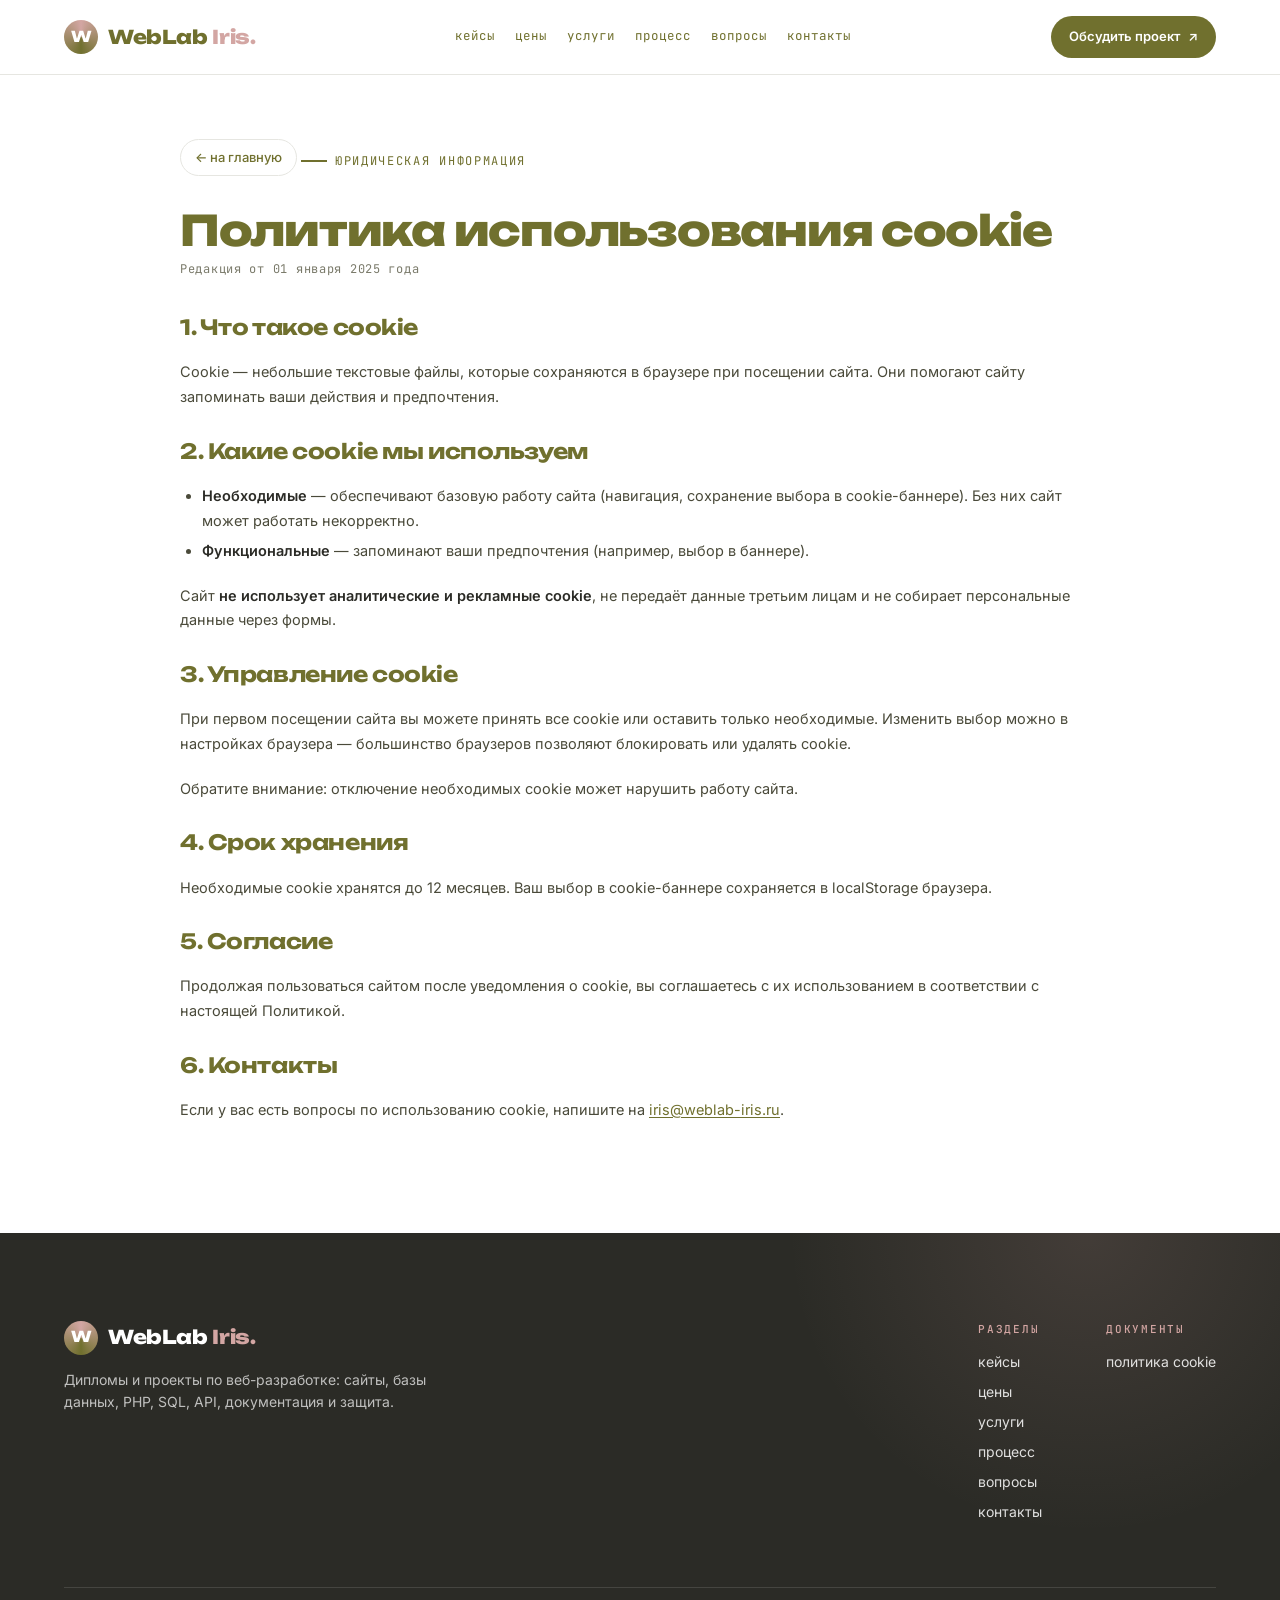
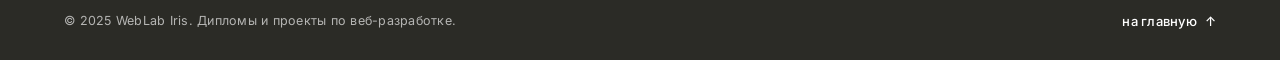
<file: cookies.html>
<!DOCTYPE html>
<html lang="ru">
<head>
<meta charset="UTF-8">
<meta name="viewport" content="width=device-width, initial-scale=1.0">
<title>Политика использования cookie — WebLab Iris</title>
<meta name="description" content="Как сайт WebLab Iris использует файлы cookie.">
<meta name="robots" content="index, follow">
<link rel="preconnect" href="https://fonts.googleapis.com">
<link rel="preconnect" href="https://fonts.gstatic.com" crossorigin>
<link href="https://fonts.googleapis.com/css2?family=Unbounded:wght@400;600;800&family=Inter:wght@400;500;600;700&family=JetBrains+Mono:wght@400;500&display=swap" rel="stylesheet">
<link rel="stylesheet" href="styles.css">
</head>

<body>

<header class="site-header">
  <a class="logo" href="index.html">
    <span class="logo-mark" aria-hidden="true">W</span>
    <span>WebLab <span class="brand-iris">Iris</span><span style="color:var(--rose)">.</span></span>
  </a>
  <nav class="nav" aria-label="Основная навигация">
    <a href="index.html#cases">кейсы</a>
    <a href="index.html#pricing">цены</a>
    <a href="index.html#services">услуги</a>
    <a href="index.html#process">процесс</a>
    <a href="index.html#faq">вопросы</a>
    <a href="index.html#contact">контакты</a>
  </nav>
  <a class="header-cta" href="index.html#contact">Обсудить проект <span aria-hidden="true">↗</span></a>

  <button class="burger" type="button" aria-label="Открыть меню" aria-expanded="false" aria-controls="mobileMenu" id="burger">
    <span></span><span></span><span></span>
  </button>
</header>

<div class="mobile-menu" id="mobileMenu" aria-hidden="true">
  <div class="mobile-panel" role="dialog" aria-modal="true" aria-label="Мобильное меню">
    <p class="m-eyebrow">навигация</p>
    <nav class="mobile-nav" aria-label="Мобильная навигация">
      <a href="index.html#cases">кейсы</a>
      <a href="index.html#pricing">цены</a>
      <a href="index.html#services">услуги</a>
      <a href="index.html#process">процесс</a>
      <a href="index.html#faq">вопросы</a>
      <a href="index.html#contact">контакты</a>
    </nav>
    <div class="mobile-contact">
      <span class="m-title">связаться</span>
      <a href="tel:+79611475651"><span>+7 961 147-56-51<small>телефон</small></span><span class="arrow" aria-hidden="true">↗</span></a>
      <a href="https://t.me/iris1_i" target="_blank" rel="noopener noreferrer"><span>@iris1_i<small>telegram</small></span><span class="arrow" aria-hidden="true">↗</span></a>
      <a href="https://vk.com/irinalexandrovn_a" target="_blank" rel="noopener noreferrer"><span>@irinalexandrovn_a<small>вконтакте</small></span><span class="arrow" aria-hidden="true">↗</span></a>
    </div>
    <a class="mobile-cta" href="index.html#contact">Обсудить проект <span aria-hidden="true">↗</span></a>
  </div>
</div>

<main>
  <section class="legal-page">
    <div class="legal-page-inner">
      <a class="legal-back" href="index.html">← на главную</a>
      <p class="eyebrow">юридическая информация</p>
      <h1>Политика использования cookie</h1>
      <p class="legal-meta">Редакция от 01 января 2025 года</p>

      <div class="legal-content">
        <h2>1. Что такое cookie</h2>
        <p>Cookie — небольшие текстовые файлы, которые сохраняются в браузере при посещении сайта. Они помогают сайту запоминать ваши действия и предпочтения.</p>

        <h2>2. Какие cookie мы используем</h2>
        <ul>
          <li><strong>Необходимые</strong> — обеспечивают базовую работу сайта (навигация, сохранение выбора в cookie-баннере). Без них сайт может работать некорректно.</li>
          <li><strong>Функциональные</strong> — запоминают ваши предпочтения (например, выбор в баннере).</li>
        </ul>
        <p>Сайт <strong>не использует аналитические и рекламные cookie</strong>, не передаёт данные третьим лицам и не собирает персональные данные через формы.</p>

        <h2>3. Управление cookie</h2>
        <p>При первом посещении сайта вы можете принять все cookie или оставить только необходимые. Изменить выбор можно в настройках браузера — большинство браузеров позволяют блокировать или удалять cookie.</p>
        <p>Обратите внимание: отключение необходимых cookie может нарушить работу сайта.</p>

        <h2>4. Срок хранения</h2>
        <p>Необходимые cookie хранятся до 12 месяцев. Ваш выбор в cookie-баннере сохраняется в localStorage браузера.</p>

        <h2>5. Согласие</h2>
        <p>Продолжая пользоваться сайтом после уведомления о cookie, вы соглашаетесь с их использованием в соответствии с настоящей Политикой.</p>

        <h2>6. Контакты</h2>
        <p>Если у вас есть вопросы по использованию cookie, напишите на <a href="mailto:iris@weblab-iris.ru">iris@weblab-iris.ru</a>.</p>
      </div>
    </div>
  </section>
</main>

<footer class="site-footer">
  <div class="footer-inner">
    <div class="footer-top">
      <div class="footer-brand">
        <a class="logo" href="index.html">
          <span class="logo-mark" aria-hidden="true">W</span>
          <span>WebLab <span class="brand-iris">Iris</span><span style="color:var(--rose)">.</span></span>
        </a>
        <p>Дипломы и проекты по веб-разработке: сайты, базы данных, PHP, SQL, API, документация и защита.</p>
      </div>
      <nav class="footer-nav" aria-label="Навигация в подвале">
        <div class="footer-col">
          <h3>разделы</h3>
          <a href="index.html#cases">кейсы</a>
          <a href="index.html#pricing">цены</a>
          <a href="index.html#services">услуги</a>
          <a href="index.html#process">процесс</a>
          <a href="index.html#faq">вопросы</a>
          <a href="index.html#contact">контакты</a>
        </div>
        <div class="footer-col">
          <h3>документы</h3>
          <a href="cookies.html">политика cookie</a>
        </div>
      </nav>
    </div>
    <div class="footer-bottom">
      <span>© 2025 WebLab Iris. Дипломы и проекты по веб-разработке.</span>
      <a class="footer-top-link" href="index.html">на главную <span class="arrow" aria-hidden="true">↑</span></a>
    </div>
  </div>
</footer>

<script src="script.js"></script>
</body>
</html>
</file>
<file: styles.css>
:root{
  --olive:#70702e;
  --olive-dark:#5a5a24;
  --rose:#d3a6a3;
  --ink:#2b2b26;
  --paper:#ffffff;
  --white:#ffffff;
  --gray:#f6f6f4;
  --gray-2:#efefec;
  --border:#e6e6e1;
  --text-soft:#4a4a3a;
  --text-mute:#7a7a6a;
}
*{box-sizing:border-box;margin:0;padding:0}
html{scroll-behavior:smooth}
body{
  font-family:"Inter",sans-serif;
  background:var(--paper);
  color:var(--ink);
  overflow-x:hidden;
  -webkit-font-smoothing:antialiased;
  line-height:1.5;
}
body.menu-open{overflow:hidden}
img{max-width:100%;display:block}
a{color:inherit}

/* COOKIE BANNER */
.cookie-banner{
  position:fixed;left:16px;right:16px;bottom:16px;z-index:100;
  background:var(--ink);color:#fff;
  border-radius:18px;
  padding:18px 20px;
  display:none;
  gap:16px;align-items:center;justify-content:space-between;flex-wrap:wrap;
  box-shadow:0 20px 60px -20px rgba(0,0,0,.5);
  font-size:13.5px;line-height:1.5;
}
.cookie-banner.is-visible{display:flex}
.cookie-banner p{margin:0;max-width:70ch;color:rgba(255,255,255,.9)}
.cookie-banner a{color:var(--rose);text-decoration:underline;text-underline-offset:2px}
.cookie-banner .cookie-actions{display:flex;gap:10px;flex-wrap:wrap}
.cookie-banner button{
  font-family:"Inter",sans-serif;font-weight:600;font-size:13px;
  padding:10px 16px;border-radius:999px;border:1px solid rgba(255,255,255,.3);
  background:transparent;color:#fff;cursor:pointer;transition:background .2s,border-color .2s;
}
.cookie-banner button:hover{background:rgba(255,255,255,.1);border-color:#fff}
.cookie-banner button.accept{background:var(--rose);border-color:var(--rose);color:var(--ink)}
.cookie-banner button.accept:hover{background:#e7c8c6;border-color:#e7c8c6}

/* HEADER */
.site-header{
  position:sticky;top:0;z-index:50;
  display:flex;align-items:center;justify-content:space-between;
  padding:16px clamp(20px,5vw,64px);
  background:rgba(255,255,255,.9);
  backdrop-filter:blur(14px);-webkit-backdrop-filter:blur(14px);
  border-bottom:1px solid var(--border);
}
.logo{
  display:flex;align-items:center;gap:10px;
  font-family:"Unbounded",sans-serif;font-weight:800;
  font-size:clamp(15px,1.9vw,19px);letter-spacing:-.02em;
  color:var(--olive);text-decoration:none;
  position:relative;z-index:60;
}
.logo-mark{
  width:34px;height:34px;border-radius:50%;
  background:conic-gradient(from 0deg,var(--rose),var(--olive),var(--rose));
  display:grid;place-items:center;color:var(--white);
  font-size:15px;font-weight:800;
  animation:spin 9s linear infinite;flex:0 0 auto;
}
.logo .brand-iris{color:var(--rose)}
.nav{display:flex;gap:20px;align-items:center}
.nav a{
  font-family:"JetBrains Mono",monospace;font-size:12.5px;
  text-decoration:none;color:var(--olive);position:relative;
  transition:color .25s;white-space:nowrap;
}
.nav a::after{
  content:"";position:absolute;left:0;bottom:-4px;width:100%;height:1.5px;
  background:var(--rose);transform:scaleX(0);transform-origin:left;
  transition:transform .3s cubic-bezier(.2,.7,.2,1);
}
.nav a:hover{color:var(--ink)}
.nav a:hover::after{transform:scaleX(1)}
.nav a:focus-visible{outline:2px solid var(--olive);outline-offset:4px;border-radius:4px}
.header-cta{
  display:inline-flex;align-items:center;gap:8px;
  font-family:"Inter",sans-serif;font-weight:600;font-size:13px;
  text-decoration:none;color:var(--white);background:var(--olive);
  padding:11px 18px;border-radius:999px;
  transition:background .25s,transform .25s;white-space:nowrap;
}
.header-cta:hover{background:var(--olive-dark);transform:translateY(-1px)}
.header-cta:focus-visible{outline:2px solid var(--olive);outline-offset:3px}

/* BURGER */
.burger{
  display:none;width:44px;height:44px;border-radius:12px;
  border:1px solid var(--border);background:var(--paper);
  cursor:pointer;position:relative;z-index:60;
  align-items:center;justify-content:center;flex-direction:column;gap:5px;
  transition:background .25s,border-color .25s;
}
.burger:hover{background:var(--gray);border-color:var(--olive)}
.burger:focus-visible{outline:2px solid var(--olive);outline-offset:3px}
.burger span{display:block;width:18px;height:2px;border-radius:2px;background:var(--olive);transition:transform .3s,opacity .3s}
.burger.is-open span:nth-child(1){transform:translateY(7px) rotate(45deg)}
.burger.is-open span:nth-child(2){opacity:0}
.burger.is-open span:nth-child(3){transform:translateY(-7px) rotate(-45deg)}

/* MOBILE MENU */
.mobile-menu{
  position:fixed;inset:0;z-index:55;display:none;
  background:rgba(43,43,38,.4);
  backdrop-filter:blur(4px);-webkit-backdrop-filter:blur(4px);
  opacity:0;transition:opacity .25s;
}
.mobile-menu.is-open{display:block;opacity:1}
.mobile-panel{
  position:absolute;top:0;right:0;
  width:min(340px,88vw);height:100%;
  background:var(--paper);border-left:1px solid var(--border);
  padding:88px 24px 28px;
  display:flex;flex-direction:column;gap:18px;
  transform:translateX(100%);
  transition:transform .35s cubic-bezier(.2,.7,.2,1);
  overflow-y:auto;
  box-shadow:-20px 0 50px -20px rgba(43,43,38,.3);
}
.mobile-menu.is-open .mobile-panel{transform:translateX(0)}
.mobile-panel .m-eyebrow{
  font-family:"JetBrains Mono",monospace;font-size:11px;
  letter-spacing:.16em;text-transform:uppercase;color:var(--rose);
}
.mobile-nav{display:grid;gap:2px}
.mobile-nav a{
  font-family:"Unbounded",sans-serif;font-weight:700;
  font-size:17px;letter-spacing:-.02em;
  color:var(--olive);text-decoration:none;
  padding:12px 14px;border-radius:12px;
  transition:background .25s,color .25s;
}
.mobile-nav a:hover{background:var(--gray)}
.mobile-nav a:focus-visible{outline:2px solid var(--olive);outline-offset:2px}
.mobile-contact{
  margin-top:auto;padding-top:18px;
  border-top:1px solid var(--border);display:grid;gap:10px;
}
.mobile-contact .m-title{
  font-family:"JetBrains Mono",monospace;font-size:11px;
  letter-spacing:.16em;text-transform:uppercase;color:var(--text-mute);
}
.mobile-contact a{
  display:flex;align-items:center;justify-content:space-between;gap:10px;
  text-decoration:none;color:var(--ink);
  font-family:"Inter",sans-serif;font-weight:600;font-size:15px;
  padding:10px 12px;border-radius:12px;
  background:var(--gray);border:1px solid var(--border);
  transition:color .25s,border-color .25s;
}
.mobile-contact a small{
  display:block;font-family:"JetBrains Mono",monospace;font-weight:400;
  font-size:10.5px;letter-spacing:.08em;text-transform:uppercase;
  color:var(--text-mute);margin-top:2px;
}
.mobile-contact a:hover{color:var(--olive);border-color:var(--rose)}
.mobile-contact a .arrow{color:var(--olive);font-size:16px}
.mobile-cta{
  display:inline-flex;
  align-items:center;
  justify-content:center;
  gap:10px;
  padding: 16px 24px;
  min-height: 54px;
  border-radius:999px;
  background:var(--olive);
  color:var(--white);
  text-decoration:none;
  font-family:"Inter",sans-serif;
  font-weight:600;
  font-size:16px;
  transition:background .25s,transform .25s;
  width: 100%;
  margin-top: 8px;
}
.mobile-cta:hover{
  background:var(--olive-dark);
  transform:translateY(-1px);
}

/* SHARED */
.section{
  position:relative;
  padding:clamp(56px,8vw,110px) clamp(20px,5vw,64px);
  overflow:hidden;
}
.section-inner{position:relative;z-index:2;max-width:1200px;margin:0 auto}
.section-head{display:grid;grid-template-columns:1fr;gap:12px;margin-bottom:clamp(28px,4.5vw,48px);max-width:900px}
.eyebrow{
  display:inline-flex;align-items:center;gap:8px;
  font-family:"JetBrains Mono",monospace;
  font-size:12px;text-transform:uppercase;letter-spacing:.14em;
  color:var(--olive);
}
.eyebrow::before{content:"";width:26px;height:1.5px;background:var(--olive)}
h2.section-title{
  font-family:"Unbounded",sans-serif;font-weight:800;
  font-size:clamp(28px,4.2vw,52px);line-height:1;
  letter-spacing:-.035em;color:var(--olive);text-wrap:balance;
}
h2.section-title em{
  font-style:normal;color:var(--rose);
  -webkit-text-stroke:1.5px var(--olive);paint-order:stroke fill;
}
.section-sub{font-size:clamp(15px,1.5vw,17px);line-height:1.6;color:var(--text-soft);max-width:70ch}
.section-sub strong{color:var(--olive);font-weight:600}

/* BUTTONS */
.btn{
  display:inline-flex;align-items:center;justify-content:center;gap:10px;
  min-width:180px;height:54px;padding:0 24px;
  font-family:"Inter",sans-serif;font-size:15px;font-weight:600;
  text-decoration:none;border-radius:999px;
  border:1.5px solid var(--olive);cursor:pointer;
  transition:transform .25s,background .25s,color .25s;
  white-space:nowrap;
}
.btn:focus-visible{outline:2px solid var(--olive);outline-offset:3px}
.btn-primary{background:var(--olive);color:var(--white)}
.btn-primary:hover{background:var(--olive-dark);transform:translateY(-2px)}
.btn-ghost{background:transparent;color:var(--olive)}
.btn-ghost:hover{background:var(--olive);color:var(--white);transform:translateY(-2px)}
.btn .arrow{transition:transform .25s}
.btn:hover .arrow{transform:translate(3px,-3px)}

/* HERO */
.hero{
  position:relative;
  padding:clamp(64px,9vw,120px) clamp(20px,5vw,64px) clamp(72px,10vw,130px);
  overflow:hidden;
}
.hero-inner{
  position:relative;z-index:2;max-width:1200px;margin:0 auto;
  display:grid;grid-template-columns:minmax(0,1.05fr) minmax(0,.95fr);
  gap:clamp(32px,5vw,80px);align-items:center;
}
.hero h1{
  font-family:"Unbounded",sans-serif;font-weight:800;
  font-size:clamp(44px,7vw,85px);line-height:.92;
  letter-spacing:-.045em;color:var(--olive);
  margin:16px 0 22px;
}

.hero h1 em{
  font-family:"Unbounded",sans-serif;
  font-style:normal;
  font-weight:800;
  color:var(--rose);
  -webkit-text-stroke:0;
}
.hero-lead{
  font-size:clamp(15px,1.55vw,17.5px);line-height:1.65;
  color:var(--text-soft);max-width:46ch;margin-bottom:28px;
}
.hero-lead strong{color:var(--olive);font-weight:600}
.hero-cta{display:flex;flex-wrap:wrap;gap:12px}

/* HERO FIGURE */
.hero-figure{
  position:relative;
  width:100%;
  max-width:580px;
  aspect-ratio:1/1;
  margin-inline:auto;
  isolation:isolate;
}

.hero-figure .hero-glow{
  position:absolute;inset:15%;
  border-radius:50%;
  background:
    radial-gradient(circle at 35% 30%, rgba(211,166,163,.55), transparent 60%),
    radial-gradient(circle at 70% 70%, rgba(112,112,46,.45), transparent 65%);
  filter:blur(40px);
  z-index:0;
  animation:heroPulse 8s ease-in-out infinite alternate;
}
@keyframes heroPulse{
  0%{transform:scale(.95);opacity:.85}
  100%{transform:scale(1.05);opacity:1}
}

.hero-figure .orbit{
  position:absolute;
  left:50%;top:50%;
  transform:translate(-50%,-50%);
  border-radius:50%;
  z-index:1;
  pointer-events:none;
}
.hero-figure .orbit-1{
  width:80%;height:80%;
  border:1.5px solid rgba(211,166,163,.4);
}
.hero-figure .orbit-2{
  width:52%;height:52%;
  border:1.5px dashed rgba(112,112,46,.25);
}

.hero-figure .hero-core{
  position:absolute;left:50%;top:50%;
  transform:translate(-50%,-50%);
  z-index:3;
  width:clamp(76px,9vw,100px);
  aspect-ratio:1;
  border-radius:50%;
  background:linear-gradient(135deg, var(--rose), var(--olive));
  color:var(--white);
  display:grid;place-items:center;
  font-family:"JetBrains Mono",monospace;
  font-weight:500;
  font-size:clamp(16px,2.2vw,24px);
  letter-spacing:-.04em;
  box-shadow:
    0 20px 50px -15px rgba(43,43,38,.5),
    inset 0 0 0 1px rgba(255,255,255,.3);
  user-select:none;
  z-index: 5;
}

.hero-figure .chip-wrap {
  position: absolute;
  top: 0; left: 0; right: 0; bottom: 0;
  display: flex;
  justify-content: center;
  align-items: flex-start;
  padding-top: 10%;
  pointer-events: none;
  z-index: 4;
}

.hero-figure .hero-chip{
  font-family:"JetBrains Mono",monospace;
  font-size:clamp(11px,1.1vw,13px);
  letter-spacing:.08em;text-transform:uppercase;
  padding:9px 16px;
  border-radius:999px;
  background:var(--paper);
  color:var(--olive);
  border:1px solid var(--border);
  box-shadow: 0 12px 25px -10px rgba(43,43,38,.35);
  white-space:nowrap;
  animation: heroFloat 6s ease-in-out infinite;
  pointer-events: auto;
  transition: transform .3s ease, border-color .3s ease;
}
.hero-figure .hero-chip:hover {
  border-color: var(--olive);
}

.hero-figure .chip-1 { transform: rotate(-90deg); }
.hero-figure .chip-2 { transform: rotate(-30deg); }
.hero-figure .chip-3 { transform: rotate(30deg); }
.hero-figure .chip-4 { transform: rotate(90deg); }
.hero-figure .chip-5 { transform: rotate(150deg); }
.hero-figure .chip-6 { transform: rotate(210deg); }

.hero-figure .chip-1 .hero-chip { transform: rotate(90deg); }
.hero-figure .chip-2 .hero-chip { transform: rotate(30deg); }
.hero-figure .chip-3 .hero-chip { transform: rotate(-30deg); }
.hero-figure .chip-4 .hero-chip { transform: rotate(-90deg); }
.hero-figure .chip-5 .hero-chip { transform: rotate(-150deg); }
.hero-figure .chip-6 .hero-chip { transform: rotate(-210deg); }

.hero-figure .chip-2 .hero-chip { color:#7b8a3c; border-color:rgba(123,138,60,.35); }
.hero-figure .chip-3 .hero-chip { background:var(--rose); color:var(--ink); border-color:var(--rose); }
.hero-figure .chip-5 .hero-chip { color:#7b8a3c; border-color:rgba(123,138,60,.35); }
.hero-figure .chip-6 .hero-chip { background:var(--olive); color:var(--white); border-color:var(--olive); }

.hero-figure .orbit-1::before,
.hero-figure .orbit-1::after {
  content: "";
  position: absolute;
  width: 6px; height: 6px;
  border-radius: 50%;
  background: var(--rose);
  left: 50%; transform: translateX(-50%);
}
.hero-figure .orbit-1::before { top: -3px; }
.hero-figure .orbit-1::after { bottom: -3px; }

@keyframes heroFloat{
  0%,100%{ translate: 0 0; }
  50%{ translate: 0 -6px; }
}

/* WHY */
.why{background:var(--gray)}
.why-grid{display:grid;grid-template-columns:repeat(4,1fr);gap:clamp(14px,2vw,20px)}
.why-card{
  padding:clamp(20px,2.4vw,28px);border-radius:20px;
  background:var(--paper);border:1px solid var(--border);
  display:flex;flex-direction:column;gap:10px;
  transition:transform .25s,border-color .25s;
}
.why-card:hover{transform:translateY(-3px);border-color:var(--rose)}
.why-card .why-num{
  font-family:"JetBrains Mono",monospace;font-size:11px;
  letter-spacing:.14em;text-transform:uppercase;color:var(--rose);
}
.why-card h3{
  font-family:"Unbounded",sans-serif;font-weight:800;
  font-size:clamp(17px,1.8vw,20px);line-height:1.15;
  letter-spacing:-.02em;color:var(--olive);
}
.why-card p{font-size:14px;line-height:1.55;color:var(--text-soft)}

/* SERVICES */
.services{background:var(--paper)}
.services::before{
  content:"";position:absolute;inset:0;pointer-events:none;
  background-image:
    linear-gradient(rgba(112,112,46,.04) 1px,transparent 1px),
    linear-gradient(90deg,rgba(112,112,46,.04) 1px,transparent 1px);
  background-size:64px 64px;
  mask-image:radial-gradient(circle at 30% 30%,#000 20%,transparent 72%);
  -webkit-mask-image:radial-gradient(circle at 30% 30%,#000 20%,transparent 72%);
}
.services-grid{display:grid;grid-template-columns:repeat(3,1fr);gap:clamp(14px,2vw,20px)}
.service-card{
  position:relative;padding:clamp(22px,2.6vw,30px);
  border-radius:22px;background:var(--gray);border:1px solid var(--border);
  transition:transform .25s,border-color .25s,box-shadow .25s;
  display:flex;flex-direction:column;gap:12px;
}
.service-card:hover{transform:translateY(-4px);border-color:var(--rose);box-shadow:0 30px 60px -40px rgba(43,43,38,.3)}
.service-card .num{
  font-family:"JetBrains Mono",monospace;font-size:11px;
  letter-spacing:.16em;text-transform:uppercase;color:var(--rose);
  display:flex;align-items:center;gap:10px;
}
.service-card .num::after{content:"";height:1px;flex:1;background:var(--border)}
.service-card h3{
  font-family:"Unbounded",sans-serif;font-weight:800;
  font-size:clamp(18px,1.9vw,22px);line-height:1.1;
  letter-spacing:-.02em;color:var(--olive);
}
.service-card p{font-size:14.5px;line-height:1.55;color:var(--text-soft)}
.service-card ul{list-style:none;display:grid;gap:8px;margin-top:4px}
.service-card ul li{
  display:grid;grid-template-columns:14px 1fr;gap:8px;
  font-size:13.5px;line-height:1.5;color:var(--text-soft);
}
.service-card ul li::before{content:"—";color:var(--rose);font-weight:700}

/* PROCESS */
.process{background:var(--gray)}
.process-steps{
  display:grid;grid-template-columns:repeat(5,1fr);
  gap:clamp(12px,1.6vw,16px);counter-reset:step;
}
.step{
  position:relative;padding:clamp(18px,2.2vw,24px);
  border-radius:18px;background:var(--paper);border:1px solid var(--border);
  transition:transform .25s,border-color .25s;
}
.step:hover{transform:translateY(-3px);border-color:var(--rose)}
.step::before{
  counter-increment:step;content:"0" counter(step);
  font-family:"Unbounded",sans-serif;font-weight:800;
  font-size:clamp(22px,2.8vw,30px);line-height:1;
  color:var(--rose);display:block;margin-bottom:10px;letter-spacing:-.03em;
}
.step h4{
  font-family:"Unbounded",sans-serif;font-weight:700;
  font-size:14.5px;line-height:1.2;color:var(--olive);
  margin-bottom:6px;letter-spacing:-.01em;
}
.step p{font-size:13px;line-height:1.5;color:var(--text-soft)}

/* STACK */
.stack{background:var(--ink);color:var(--white);overflow:hidden}
.stack::before{
  content:"";position:absolute;inset:0;pointer-events:none;
  background:radial-gradient(600px circle at 80% 10%,rgba(211,166,163,.16),transparent 60%);
}
.stack .eyebrow{color:var(--rose)}
.stack .eyebrow::before{background:var(--rose)}
.stack h2.section-title{color:var(--white)}
.stack h2.section-title em{color:var(--rose);-webkit-text-stroke:1.5px var(--white)}
.stack .section-sub{color:rgba(255,255,255,.8)}
.stack .section-sub strong{color:var(--white)}
.stack-groups{display:grid;grid-template-columns:repeat(3,1fr);gap:clamp(14px,2vw,20px)}
.stack-group{
  padding:clamp(18px,2.2vw,24px);border-radius:18px;
  background:rgba(255,255,255,.04);border:1px solid rgba(255,255,255,.12);
  transition:border-color .25s,transform .25s;
}
.stack-group:hover{transform:translateY(-3px);border-color:rgba(211,166,163,.5)}
.stack-group h3{
  font-family:"JetBrains Mono",monospace;font-size:11px;
  letter-spacing:.16em;text-transform:uppercase;
  color:var(--rose);margin-bottom:12px;font-weight:500;
}
.stack-group ul{list-style:none;display:grid;gap:8px}
.stack-group li{
  font-size:13.5px;line-height:1.5;color:rgba(255,255,255,.85);
  display:grid;grid-template-columns:14px 1fr;gap:8px;
}
.stack-group li::before{content:"›";color:var(--rose);font-weight:700}

/* CASES */
.cases{background:var(--paper)}
.cases::before{
  content:"";position:absolute;inset:0;pointer-events:none;
  background-image:
    linear-gradient(rgba(112,112,46,.04) 1px,transparent 1px),
    linear-gradient(90deg,rgba(112,112,46,.04) 1px,transparent 1px);
  background-size:64px 64px;
  mask-image:radial-gradient(circle at 70% 40%,#000 20%,transparent 75%);
  -webkit-mask-image:radial-gradient(circle at 70% 40%,#000 20%,transparent 75%);
}
.cases-head{
  display:flex;align-items:flex-end;justify-content:space-between;
  gap:24px;flex-wrap:wrap;margin-bottom:clamp(26px,3.5vw,40px);
}
.case-filters{display:flex;flex-wrap:wrap;gap:8px}
.case-filters button{
  font-family:"Inter",sans-serif;font-weight:500;font-size:13px;
  padding:9px 16px;border-radius:999px;
  border:1px solid var(--border);background:var(--paper);color:var(--olive);
  cursor:pointer;transition:background .2s,color .2s,border-color .2s;
}
.case-filters button:hover{border-color:var(--rose)}
.case-filters button.is-active{background:var(--olive);color:var(--white);border-color:var(--olive)}
.case-filters button:focus-visible{outline:2px solid var(--olive);outline-offset:3px}

.cases-grid{display:grid;grid-template-columns:repeat(3,1fr);gap:clamp(16px,2.2vw,24px)}
.case-card{
  position:relative;display:flex;flex-direction:column;gap:12px;
  padding:clamp(20px,2.4vw,26px);
  border-radius:22px;background:var(--ink);color:var(--white);
  border:1px solid rgba(255,255,255,.14);
  box-shadow:0 30px 60px -30px rgba(43,43,38,.5);
  overflow:hidden;text-decoration:none;
  transition:transform .35s cubic-bezier(.2,.7,.2,1),border-color .35s,box-shadow .35s;
}
.case-card:hover{transform:translateY(-6px);border-color:rgba(211,166,163,.6);box-shadow:0 40px 70px -30px rgba(43,43,38,.65)}
.case-card[hidden]{display:none}
.case-top{display:flex;align-items:center;justify-content:space-between;gap:12px}
.case-num{font-family:"JetBrains Mono",monospace;font-size:11px;letter-spacing:.14em;text-transform:uppercase;color:var(--rose)}
.case-badge{
  font-family:"JetBrains Mono",monospace;font-size:10.5px;
  letter-spacing:.1em;text-transform:uppercase;
  padding:5px 10px;border-radius:999px;
  border:1px solid rgba(211,166,163,.5);color:var(--rose);
}

/* ПРЕВЬЮ КАРТОЧКИ — крупнее, 16:10 */
.case-preview{
  position:relative;
  width:100%;
  aspect-ratio: 16 / 10;
  border-radius:14px;
  overflow:hidden;
  border:1px solid rgba(255,255,255,.12);
  background:rgba(255,255,255,.04);
  transition:transform .5s cubic-bezier(.2,.7,.2,1);
}
.case-card:hover .case-preview{transform:scale(1.02)}
.case-preview__img{
  width:100%;
  height:100%;
  object-fit:cover;
  object-position:top center;
  display:block;
}

.case-card h3{
  font-family:"Unbounded",sans-serif;font-weight:800;
  font-size:clamp(18px,1.9vw,22px);line-height:1.1;
  letter-spacing:-.03em;color:var(--white);
}
.case-desc{font-size:13.5px;line-height:1.55;color:rgba(255,255,255,.8)}
.case-result{
  font-size:13px;line-height:1.5;color:var(--rose);
  padding:10px 12px;border-radius:10px;
  background:rgba(211,166,163,.1);
  border:1px solid rgba(211,166,163,.25);
}
.case-meta{
  display:grid;grid-template-columns:repeat(3,1fr);gap:10px;
  padding-top:10px;border-top:1px dashed rgba(255,255,255,.18);
}
.case-meta div span{
  display:block;font-family:"JetBrains Mono",monospace;
  font-size:10px;letter-spacing:.1em;text-transform:uppercase;
  color:rgba(255,255,255,.55);margin-bottom:3px;
}
.case-meta div b{font-family:"Inter",sans-serif;font-weight:600;font-size:13px;color:var(--white)}
.case-more{
  display:inline-flex;align-items:center;gap:8px;
  font-family:"Inter",sans-serif;font-weight:600;font-size:13px;
  color:var(--rose);margin-top:4px;
}
.case-more .arrow{transition:transform .3s}
.case-card:hover .case-more .arrow{transform:translate(4px,-4px)}

@keyframes spin{to{transform:rotate(360deg)}}

/* CASE PAGE */
.case-page{
  position:relative;
  padding:clamp(32px,5vw,64px) clamp(20px,5vw,64px) clamp(72px,9vw,120px);
  overflow:hidden;min-height:60vh;
}
.case-page::before{
  content:"";position:absolute;inset:0;pointer-events:none;
  background-image:
    linear-gradient(rgba(112,112,46,.04) 1px,transparent 1px),
    linear-gradient(90deg,rgba(112,112,46,.04) 1px,transparent 1px);
  background-size:56px 56px;
  mask-image:radial-gradient(circle at 80% 10%,#000 20%,transparent 75%);
  -webkit-mask-image:radial-gradient(circle at 80% 10%,#000 20%,transparent 75%);
}
.case-page-inner{position:relative;z-index:2;max-width:1040px;margin:0 auto}
.back-link{
  display:inline-flex;align-items:center;gap:8px;
  font-family:"Inter",sans-serif;font-weight:500;font-size:13px;
  color:var(--olive);text-decoration:none;margin-bottom:24px;
  padding:8px 14px;border-radius:999px;
  border:1px solid var(--border);background:var(--paper);
  transition:color .25s,border-color .25s,transform .25s;
}
.back-link:hover{color:var(--ink);border-color:var(--rose);transform:translateY(-1px)}
.back-link .arrow{transition:transform .3s}
.back-link:hover .arrow{transform:translateX(-4px)}
.case-hero{
  display:grid;grid-template-columns:minmax(0,1.05fr) minmax(0,.95fr);
  gap:clamp(28px,4vw,56px);align-items:stretch;
  margin-bottom:clamp(28px,4vw,44px);
}
.case-hero-text{
  display:flex;flex-direction:column;gap:14px;
  padding:clamp(22px,3vw,34px);border-radius:26px;
  background:var(--gray);border:1px solid var(--border);
}
.case-hero-text .eyebrow{margin:0}
.case-page h1{
  font-family:"Unbounded",sans-serif;font-weight:800;
  font-size:clamp(28px,4.2vw,50px);line-height:1;
  letter-spacing:-.035em;color:var(--olive);text-wrap:balance;
}
.case-page h1 em{font-style:normal;color:var(--rose);-webkit-text-stroke:1.5px var(--olive);paint-order:stroke fill}
.case-page .lead{font-size:clamp(14.5px,1.5vw,16.5px);line-height:1.65;color:var(--text-soft);max-width:56ch}
.case-page .lead strong{color:var(--olive);font-weight:600}
.case-badges{display:flex;flex-wrap:wrap;gap:8px;margin-top:auto;padding-top:8px}
.case-badges span{
  font-family:"JetBrains Mono",monospace;font-size:11px;
  letter-spacing:.06em;padding:6px 12px;border-radius:999px;
  border:1px solid rgba(112,112,46,.3);color:var(--olive);background:var(--paper);
}

/* ДЕТАЛЬНОЕ ФОТО — «окно браузера» */
.case-visual{
  position:relative;border-radius:24px;overflow:hidden;
  border:1px solid rgba(112,112,46,.22);background:var(--ink);
  box-shadow:0 40px 80px -40px rgba(43,43,38,.7);
  display:flex;flex-direction:column;min-height:280px;
}
.case-visual .visual-bar{
  display:flex;align-items:center;gap:8px;padding:12px 16px;
  background:#232320;border-bottom:1px solid rgba(255,255,255,.1);
}
.case-visual .visual-bar i{width:10px;height:10px;border-radius:50%;background:rgba(255,255,255,.2)}
.case-visual .visual-bar i:nth-child(1){background:#d98a86}
.case-visual .visual-bar i:nth-child(2){background:#d6c07a}
.case-visual .visual-bar i:nth-child(3){background:#a9b87a}
.case-visual .visual-bar .url{
  margin-left:10px;flex:1;font-family:"JetBrains Mono",monospace;font-size:11px;
  color:rgba(255,255,255,.55);padding:5px 10px;border-radius:6px;
  background:rgba(255,255,255,.06);border:1px solid rgba(255,255,255,.08);
  white-space:nowrap;overflow:hidden;text-overflow:ellipsis;
}
.case-visual .visual-inner{
  position:relative;
  flex:1;
  padding:18px;
  min-height:0;
  display:flex;
  align-items:center;
  justify-content:center;
  background:
    repeating-linear-gradient(
      45deg,
      rgba(255,255,255,.02) 0 8px,
      transparent 8px 16px
    );
}
.case-visual .visual-inner__img{
  width:100%;
  height:100%;
  max-height:420px;
  object-fit:cover;
  object-position:top center;
  border-radius:10px;
  box-shadow:0 20px 40px -20px rgba(0,0,0,.6);
  display:block;
}
.case-visual .visual-caption{
  padding:12px 16px;font-family:"JetBrains Mono",monospace;font-size:10.5px;
  letter-spacing:.14em;text-transform:uppercase;color:rgba(255,255,255,.55);
  border-top:1px solid rgba(255,255,255,.1);background:#232320;
}
.case-facts{display:grid;grid-template-columns:repeat(4,1fr);gap:clamp(12px,2vw,16px);margin-bottom:clamp(28px,4vw,44px)}
.case-fact{
  padding:clamp(16px,2.2vw,22px);border-radius:18px;
  background:var(--gray);border:1px solid var(--border);
  transition:transform .25s,border-color .25s;
}
.case-fact:hover{transform:translateY(-2px);border-color:var(--rose)}
.case-fact span{
  display:block;font-family:"JetBrains Mono",monospace;font-size:10.5px;
  letter-spacing:.12em;text-transform:uppercase;color:var(--text-mute);margin-bottom:8px;
}
.case-fact b{
  font-family:"Unbounded",sans-serif;font-weight:800;
  font-size:clamp(16px,1.8vw,20px);line-height:1.15;
  letter-spacing:-.02em;color:var(--olive);
}
.case-blocks{display:grid;gap:clamp(16px,2.4vw,22px)}
.case-block{
  position:relative;padding:clamp(22px,3vw,34px);
  border-radius:24px;background:var(--gray);border:1px solid var(--border);
}
.case-block h2{
  font-family:"Unbounded",sans-serif;font-weight:800;
  font-size:clamp(20px,2.4vw,28px);line-height:1.1;
  letter-spacing:-.03em;color:var(--olive);margin-bottom:14px;
}
.case-block h2 em{font-style:normal;color:var(--rose);-webkit-text-stroke:1.2px var(--olive);paint-order:stroke fill}
.case-block p{font-size:15px;line-height:1.7;color:var(--text-soft);max-width:72ch;margin-bottom:12px}
.case-block p:last-child{margin-bottom:0}
.case-block p strong{color:var(--olive);font-weight:600}
.case-block ul{list-style:none;display:grid;gap:10px;max-width:72ch}
.case-block ul li{position:relative;padding-left:22px;font-size:15px;line-height:1.6;color:var(--text-soft)}
.case-block ul li::before{content:"";position:absolute;left:0;top:.6em;width:8px;height:8px;border-radius:50%;background:var(--rose)}
.case-block ul li b{color:var(--olive);font-weight:600}
.code-block{
  position:relative;border-radius:16px;overflow:hidden;background:#1f1f1c;
  border:1px solid rgba(255,255,255,.14);margin:8px 0 14px;
  box-shadow:0 30px 60px -40px rgba(43,43,38,.6);
}
.code-block .code-head{
  display:flex;align-items:center;gap:8px;padding:10px 16px;background:#232320;
  border-bottom:1px solid rgba(255,255,255,.1);
  font-family:"JetBrains Mono",monospace;font-size:11px;
  letter-spacing:.1em;text-transform:uppercase;color:rgba(255,255,255,.55);
}
.code-block .code-head i{width:9px;height:9px;border-radius:50%;background:rgba(255,255,255,.2)}
.code-block .code-head i:nth-child(1){background:#d98a86}
.code-block .code-head i:nth-child(2){background:#d6c07a}
.code-block .code-head i:nth-child(3){background:#a9b87a}
.code-block .code-head span{margin-left:8px}
.code-block .code-head b{margin-left:auto;font-weight:400;color:var(--rose);letter-spacing:.06em}
.code-block pre{
  margin:0;padding:16px 18px;overflow-x:auto;
  font-family:"JetBrains Mono",monospace;font-size:13px;
  line-height:1.65;color:rgba(255,255,255,.9);
}
.code-block pre .kw{color:var(--rose)}
.code-block pre .str{color:#c9d18a}
.code-block pre .cm{color:rgba(255,255,255,.45)}
.case-cta{
  display:flex;flex-wrap:wrap;gap:16px;align-items:center;
  padding:clamp(22px,3vw,32px);border-radius:24px;
  background:var(--ink);color:var(--white);border:1px solid rgba(255,255,255,.14);
  margin-top:clamp(20px,3vw,32px);
  box-shadow:0 40px 80px -50px rgba(43,43,38,.8);
}
.case-cta p{flex:1 1 280px;font-size:15px;line-height:1.6;color:rgba(255,255,255,.85);margin:0}
.case-cta p b{color:var(--white)}
.case-cta .cta-actions{display:flex;flex-wrap:wrap;gap:12px}
.case-cta .btn-primary{background:var(--rose);border-color:var(--rose);color:var(--ink)}
.case-cta .btn-primary:hover{background:#e7c8c6;border-color:#e7c8c6}
.case-cta .btn-ghost{border-color:var(--white);color:var(--white)}
.case-cta .btn-ghost:hover{background:var(--white);color:var(--olive)}

/* PRICING */
.pricing{background:var(--paper)}
.pricing::before{
  content:"";position:absolute;inset:0;pointer-events:none;
  background-image:
    linear-gradient(rgba(112,112,46,.04) 1px,transparent 1px),
    linear-gradient(90deg,rgba(112,112,46,.04) 1px,transparent 1px);
  background-size:64px 64px;
  mask-image:radial-gradient(circle at 30% 60%,#000 20%,transparent 75%);
  -webkit-mask-image:radial-gradient(circle at 30% 60%,#000 20%,transparent 75%);
}
.pricing-grid{display:grid;grid-template-columns:repeat(3,1fr);gap:clamp(14px,2vw,20px);align-items:stretch}
.price-card{
  position:relative;padding:clamp(22px,2.8vw,30px);
  border-radius:22px;background:var(--gray);border:1px solid var(--border);
  display:flex;flex-direction:column;gap:14px;
  transition:transform .25s,border-color .25s,box-shadow .25s;
}
.price-card:hover{transform:translateY(-4px);border-color:var(--rose);box-shadow:0 30px 60px -40px rgba(43,43,38,.3)}
.price-card.is-featured{background:var(--ink);color:var(--white);border-color:rgba(211,166,163,.5)}
.price-card.is-featured .price-name,
.price-card.is-featured .price-value,
.price-card.is-featured .price-list li{color:var(--white)}
.price-card.is-featured .price-note{color:rgba(255,255,255,.7)}
.price-card.is-featured .price-list li::before{background:var(--rose)}
.price-card.is-featured .price-badge{display:inline-flex}
.price-badge{
  display:none;align-items:center;gap:8px;
  font-family:"JetBrains Mono",monospace;font-size:10.5px;
  letter-spacing:.14em;text-transform:uppercase;
  color:var(--ink);background:var(--rose);
  padding:6px 12px;border-radius:999px;align-self:flex-start;
}
.price-name{
  font-family:"Unbounded",sans-serif;font-weight:800;
  font-size:clamp(18px,1.9vw,22px);letter-spacing:-.02em;color:var(--olive);
}
.price-value{
  font-family:"Unbounded",sans-serif;font-weight:800;
  font-size:clamp(26px,3vw,36px);line-height:1;
  letter-spacing:-.03em;color:var(--ink);
}
.price-value small{
  font-family:"Inter",sans-serif;font-weight:400;font-size:12px;
  letter-spacing:.02em;opacity:.7;display:block;margin-top:6px;
}
.price-list{list-style:none;display:grid;gap:9px}
.price-list li{position:relative;padding-left:20px;font-size:13.5px;line-height:1.5;color:var(--text-soft)}
.price-list li::before{content:"";position:absolute;left:0;top:.55em;width:8px;height:8px;border-radius:50%;background:var(--olive)}
.price-note{font-family:"Inter",sans-serif;font-size:12.5px;color:var(--text-mute);margin-top:auto;padding-top:6px}
.price-card .btn{margin-top:4px;min-width:0;width:100%}
.price-card.is-featured .btn-primary{background:var(--rose);border-color:var(--rose);color:var(--ink)}
.price-card.is-featured .btn-primary:hover{background:#e7c8c6;border-color:#e7c8c6}

/* GUARANTEES */
.guarantees{background:var(--gray)}
.guarantees-grid{display:grid;grid-template-columns:repeat(3,1fr);gap:clamp(14px,2vw,20px)}
.guarantee{
  padding:clamp(20px,2.4vw,28px);border-radius:20px;
  background:var(--paper);border:1px solid var(--border);
  display:flex;gap:14px;align-items:flex-start;
  transition:transform .25s,border-color .25s;
}
.guarantee:hover{transform:translateY(-3px);border-color:var(--rose)}
.guarantee .g-icon{
  width:40px;height:40px;border-radius:50%;flex:0 0 auto;
  background:var(--olive);color:var(--white);
  display:grid;place-items:center;font-weight:700;font-size:16px;
}
.guarantee h3{
  font-family:"Unbounded",sans-serif;font-weight:800;
  font-size:16px;line-height:1.2;color:var(--olive);
  letter-spacing:-.02em;margin-bottom:6px;
}
.guarantee p{font-size:14px;line-height:1.55;color:var(--text-soft)}

/* FAQ */
.faq{background:var(--paper)}
.faq-list{display:grid;gap:12px;width:100%}
details.faq-item{
  background:var(--gray);border:1px solid var(--border);
  border-radius:16px;padding:18px 22px;
  transition:border-color .25s,background .25s;
  width:100%;
}
details.faq-item[open]{border-color:var(--rose);background:var(--paper)}
details.faq-item summary{
  list-style:none;cursor:pointer;
  display:flex;align-items:center;justify-content:space-between;gap:16px;
  font-family:"Unbounded",sans-serif;font-weight:700;
  font-size:clamp(15px,1.6vw,17px);line-height:1.35;
  color:var(--olive);
}
details.faq-item summary::-webkit-details-marker{display:none}
details.faq-item summary::after{
  content:"+";font-family:"Unbounded",sans-serif;font-weight:800;
  font-size:22px;line-height:1;color:var(--rose);
  transition:transform .25s;flex:0 0 auto;
}
details.faq-item[open] summary::after{transform:rotate(45deg)}
details.faq-item p{
  margin-top:12px;font-size:14.5px;line-height:1.65;color:var(--text-soft);
  max-width:none;
}
details.faq-item summary:focus-visible{outline:2px solid var(--olive);outline-offset:6px;border-radius:6px}

/* REVIEWS */
.reviews{background:var(--gray)}
.reviews-grid{display:grid;grid-template-columns:repeat(3,1fr);gap:clamp(14px,2vw,20px)}
.review{
  position:relative;padding:clamp(20px,2.4vw,28px);
  border-radius:20px;background:var(--paper);border:1px solid var(--border);
  display:flex;flex-direction:column;gap:12px;
  transition:transform .25s,border-color .25s;
}
.review:hover{transform:translateY(-3px);border-color:var(--rose)}
.review .quote{font-family:"Unbounded",sans-serif;font-weight:800;font-size:32px;line-height:.8;color:var(--rose)}
.review p{font-size:14px;line-height:1.6;color:var(--text-soft)}
.review .author{
  margin-top:auto;padding-top:12px;
  border-top:1px dashed var(--border);
  display:flex;flex-direction:column;gap:2px;
}
.review .author b{font-family:"Inter",sans-serif;font-weight:600;font-size:14px;color:var(--olive)}
.review .author span{
  font-family:"JetBrains Mono",monospace;font-size:11px;
  letter-spacing:.08em;text-transform:uppercase;color:var(--text-mute);
}

/* CONTACT */
.contact{position:relative;background:var(--olive);color:var(--white);overflow:hidden}
.contact::before{
  content:"";position:absolute;inset:0;pointer-events:none;
  background-image:
    linear-gradient(rgba(255,255,255,.06) 1px,transparent 1px),
    linear-gradient(90deg,rgba(255,255,255,.06) 1px,transparent 1px);
  background-size:52px 52px;
  mask-image:radial-gradient(circle at 70% 30%,#000 25%,transparent 75%);
  -webkit-mask-image:radial-gradient(circle at 70% 30%,#000 25%,transparent 75%);
}
.contact::after{
  content:"";position:absolute;pointer-events:none;
  width:clamp(300px,50vw,640px);aspect-ratio:1;border-radius:50%;
  right:-10%;top:-20%;
  background:radial-gradient(circle,rgba(211,166,163,.35),transparent 68%);
  filter:blur(20px);
}
.contact .eyebrow{color:var(--rose)}
.contact .eyebrow::before{background:var(--rose)}
.contact-inner{
  position:relative;z-index:2;
  display:grid;grid-template-columns:1fr 1fr;
  gap:clamp(32px,6vw,72px);align-items:center;
}
.contact h2{
  font-family:"Unbounded",sans-serif;font-weight:800;
  font-size:clamp(30px,5vw,64px);line-height:.95;
  letter-spacing:-.04em;color:var(--white);
  margin:14px 0 20px;text-wrap:balance;
}
.contact h2 em{font-style:normal;color:var(--rose);-webkit-text-stroke:1.5px var(--white);paint-order:stroke fill}
.contact-lead{font-size:clamp(15px,1.6vw,17px);line-height:1.6;color:rgba(255,255,255,.92);max-width:46ch;margin-bottom:26px}
.contact-actions{display:flex;flex-wrap:wrap;gap:12px;align-items:center}
.contact .btn{border-color:var(--white);color:var(--white)}
.contact .btn-primary{background:var(--rose);border-color:var(--rose);color:var(--ink)}
.contact .btn-primary:hover{background:#e7c8c6;border-color:#e7c8c6}
.contact .btn-ghost:hover{background:var(--white);color:var(--olive)}
.contact-card{
  position:relative;padding:clamp(24px,3.5vw,36px);
  border-radius:26px;border:1px solid rgba(43,43,38,.12);
  background:var(--paper);color:var(--ink);
  box-shadow:0 30px 60px -30px rgba(43,43,38,.45);
  display:flex;flex-direction:column;gap:4px;
}
.contact-status{
  display:inline-flex;align-items:center;gap:10px;
  font-family:"JetBrains Mono",monospace;font-size:11px;
  letter-spacing:.14em;text-transform:uppercase;
  color:var(--olive);margin-bottom:12px;
}
.status-dot{
  width:8px;height:8px;border-radius:50%;background:var(--olive);
  box-shadow:0 0 0 0 rgba(112,112,46,.55);animation:pulseOlive 2.2s infinite;
}
@keyframes pulseOlive{
  0%{box-shadow:0 0 0 0 rgba(112,112,46,.55)}
  70%{box-shadow:0 0 0 10px rgba(112,112,46,0)}
  100%{box-shadow:0 0 0 0 rgba(112,112,46,0)}
}
.contact-card h3{
  font-family:"JetBrains Mono",monospace;font-size:12px;
  letter-spacing:.16em;text-transform:uppercase;
  color:var(--olive);margin-bottom:14px;font-weight:500;opacity:.8;
}
.contact-link{
  display:flex;align-items:center;justify-content:space-between;gap:16px;
  padding:14px 0;border-bottom:1px solid var(--border);
  text-decoration:none;color:var(--ink);
  font-family:"Unbounded",sans-serif;font-weight:600;
  font-size:clamp(15px,1.7vw,18px);letter-spacing:-.02em;
  transition:color .25s,padding-left .25s;
}
.contact-link:last-child{border-bottom:0}
.contact-link small{
  display:block;font-family:"Inter",sans-serif;font-weight:400;
  font-size:11px;letter-spacing:.02em;text-transform:none;
  color:var(--text-mute);margin-top:3px;
}
.contact-link .arrow{font-size:18px;color:var(--olive);transition:transform .3s}
.contact-link:hover{color:var(--olive);padding-left:8px}
.contact-link:hover .arrow{transform:translate(4px,-4px)}
.contact-link:focus-visible{outline:2px solid var(--olive);outline-offset:4px;border-radius:8px}

/* LEGAL PAGE */
.legal-page{
  position:relative;
  padding:clamp(32px,5vw,64px) clamp(20px,5vw,64px) clamp(72px,9vw,110px);
  overflow:hidden;
}
.legal-page-inner{position:relative;z-index:2;max-width:920px;margin:0 auto}
.legal-page h1{
  font-family:"Unbounded",sans-serif;font-weight:800;
  font-size:clamp(26px,3.6vw,42px);line-height:1.05;
  letter-spacing:-.03em;color:var(--olive);margin:12px 0 8px;
}
.legal-meta{
  font-family:"JetBrains Mono",monospace;font-size:12px;
  letter-spacing:.06em;color:var(--text-mute);margin-bottom:28px;
}
.legal-content{display:flex;flex-direction:column;gap:20px}
.legal-content h2{
  font-family:"Unbounded",sans-serif;font-weight:700;
  font-size:clamp(17px,1.9vw,21px);line-height:1.25;
  letter-spacing:-.02em;color:var(--olive);margin-top:8px;
}
.legal-content h3{
  font-family:"Inter",sans-serif;font-weight:600;
  font-size:15.5px;color:var(--ink);margin-top:4px;
}
.legal-content p,
.legal-content li{font-size:14.5px;line-height:1.7;color:var(--text-soft)}
.legal-content ul,
.legal-content ol{padding-left:22px;display:grid;gap:6px}
.legal-content a{color:var(--olive);text-decoration:underline;text-underline-offset:2px}
.legal-content a:hover{color:var(--rose)}
.legal-content strong{color:var(--ink);font-weight:600}
.legal-back{
  display:inline-flex;align-items:center;gap:8px;
  font-family:"Inter",sans-serif;font-weight:500;font-size:13px;
  color:var(--olive);text-decoration:none;margin-bottom:20px;
  padding:8px 14px;border-radius:999px;
  border:1px solid var(--border);background:var(--paper);
  transition:color .25s,border-color .25s;
}
.legal-back:hover{color:var(--ink);border-color:var(--rose)}

/* FOOTER */
.site-footer{
  position:relative;background:var(--ink);color:#ccc;
  padding:clamp(48px,7vw,88px) clamp(20px,5vw,64px) 28px;
  overflow:hidden;
}
.site-footer::before{
  content:"";position:absolute;inset:0;pointer-events:none;
  background:radial-gradient(500px circle at 85% 0%,rgba(211,166,163,.14),transparent 60%);
}
.footer-inner{position:relative;z-index:2;max-width:1200px;margin:0 auto}
.footer-top{
  display:flex;align-items:flex-start;justify-content:space-between;
  flex-wrap:wrap;gap:32px;
  padding-bottom:clamp(32px,5vw,56px);
  border-bottom:1px solid rgba(255,255,255,.12);
}
.footer-brand{max-width:380px}
.footer-brand .logo{color:var(--white)}
.footer-brand p{font-size:14px;line-height:1.6;color:rgba(255,255,255,.7);margin-top:14px;max-width:42ch}
.footer-brand .footer-now{
  margin-top:16px;padding-top:14px;
  border-top:1px dashed rgba(255,255,255,.18);
  font-size:13.5px;line-height:1.55;color:rgba(255,255,255,.75);max-width:42ch;
}
.footer-brand .footer-now strong{color:var(--rose);font-weight:500}
.footer-nav{display:flex;gap:clamp(28px,5vw,64px);flex-wrap:wrap}
.footer-col h3{
  font-family:"JetBrains Mono",monospace;font-size:11px;
  letter-spacing:.16em;text-transform:uppercase;
  color:var(--rose);margin-bottom:14px;font-weight:500;
}
.footer-col a{
  display:block;font-family:"Inter",sans-serif;font-size:14px;
  text-decoration:none;color:var(--white);opacity:.85;
  margin-bottom:9px;transition:color .25s,transform .25s,opacity .25s;
}
.footer-col a:hover{color:var(--rose);transform:translateX(4px);opacity:1}
.footer-col a:focus-visible{outline:2px solid var(--rose);outline-offset:3px;border-radius:4px}
.footer-static{display:block;font-family:"Inter",sans-serif;font-size:14px;color:rgba(255,255,255,.7);margin-bottom:9px}
.footer-bottom{
  display:flex;align-items:center;justify-content:space-between;
  flex-wrap:wrap;gap:14px;padding-top:24px;
  font-family:"Inter",sans-serif;font-size:12.5px;
  color:rgba(255,255,255,.65);letter-spacing:.02em;
}
.footer-legal-links{display:flex;flex-wrap:wrap;gap:14px}
.footer-legal-links a{color:rgba(255,255,255,.65);text-decoration:none;transition:color .25s}
.footer-legal-links a:hover{color:var(--rose)}
.footer-top-link{
  display:inline-flex;align-items:center;gap:8px;
  text-decoration:none;color:var(--white);
  font-family:"Inter",sans-serif;font-size:13px;font-weight:500;
  transition:color .25s;
}
.footer-top-link:hover{color:var(--rose)}
.footer-top-link .arrow{transition:transform .3s}
.footer-top-link:hover .arrow{transform:translateY(-4px)}

/* REVEAL */
.reveal{opacity:0;transform:translateY(20px);animation:reveal .7s cubic-bezier(.2,.7,.2,1) forwards}
.d1{animation-delay:.06s}
.d2{animation-delay:.14s}
.d3{animation-delay:.22s}
.d4{animation-delay:.3s}
@keyframes reveal{to{opacity:1;transform:none}}

/* PAGE SWITCHING */
.page{display:none}
.page.is-active{display:block}

/* MEDIA */
@media (max-width:1100px){
  .why-grid{grid-template-columns:repeat(2,1fr)}
  .services-grid{grid-template-columns:repeat(2,1fr)}
  .process-steps{grid-template-columns:repeat(3,1fr)}
  .stack-groups{grid-template-columns:repeat(2,1fr)}
  .cases-grid{grid-template-columns:repeat(2,1fr)}
  .pricing-grid{grid-template-columns:1fr 1fr}
  .reviews-grid{grid-template-columns:1fr 1fr}
  .guarantees-grid{grid-template-columns:1fr}
  .case-hero{grid-template-columns:1fr}
  .case-facts{grid-template-columns:1fr 1fr}
  .case-visual .visual-inner__img{max-height:none}
}
@media (max-width:1024px){
  .nav{display:none}
  .header-cta{display:none}
  .burger{display:inline-flex}
  .hero-inner{grid-template-columns:1fr;gap:40px}
  .hero-figure{display: none;}
}
@media (max-width:760px){
  .why-grid{grid-template-columns:1fr}
  .services-grid{grid-template-columns:1fr}
  .process-steps{grid-template-columns:1fr 1fr}
  .stack-groups{grid-template-columns:1fr}
  .cases-grid{grid-template-columns:1fr}
  .pricing-grid{grid-template-columns:1fr}
  .reviews-grid{grid-template-columns:1fr}
  .contact-inner{grid-template-columns:1fr;gap:32px}
  .contact-lead{max-width:none}
  .case-cta{flex-direction:column;align-items:flex-start}
  .hero-figure{max-width:400px}
  .cookie-banner{flex-direction:column;align-items:flex-start}
}
@media (max-width:520px){
  .process-steps{grid-template-columns:1fr}
  .hero-cta .btn{width:100%}
  .case-meta{grid-template-columns:1fr 1fr}
  .footer-top{flex-direction:column}
  .footer-bottom{flex-direction:column;align-items:flex-start;gap:16px}
  .case-facts{grid-template-columns:1fr}
  .hero-figure{max-width:320px}
  .hero-figure .hero-chip{font-size:8.5px;padding:5px 9px;letter-spacing:.04em}
  .cookie-banner{left:10px;right:10px;bottom:10px;padding:14px 16px}
}
@media (prefers-reduced-motion:reduce){
  *,*::before,*::after{
    animation-duration:.001ms !important;
    animation-iteration-count:1 !important;
    transition-duration:.001ms !important;
  }
  .hero::before,.services::before,.cases::before,.pricing::before,.case-page::before{display:none}
  .hero-figure .hero-chip{animation:none}
}
</file>
